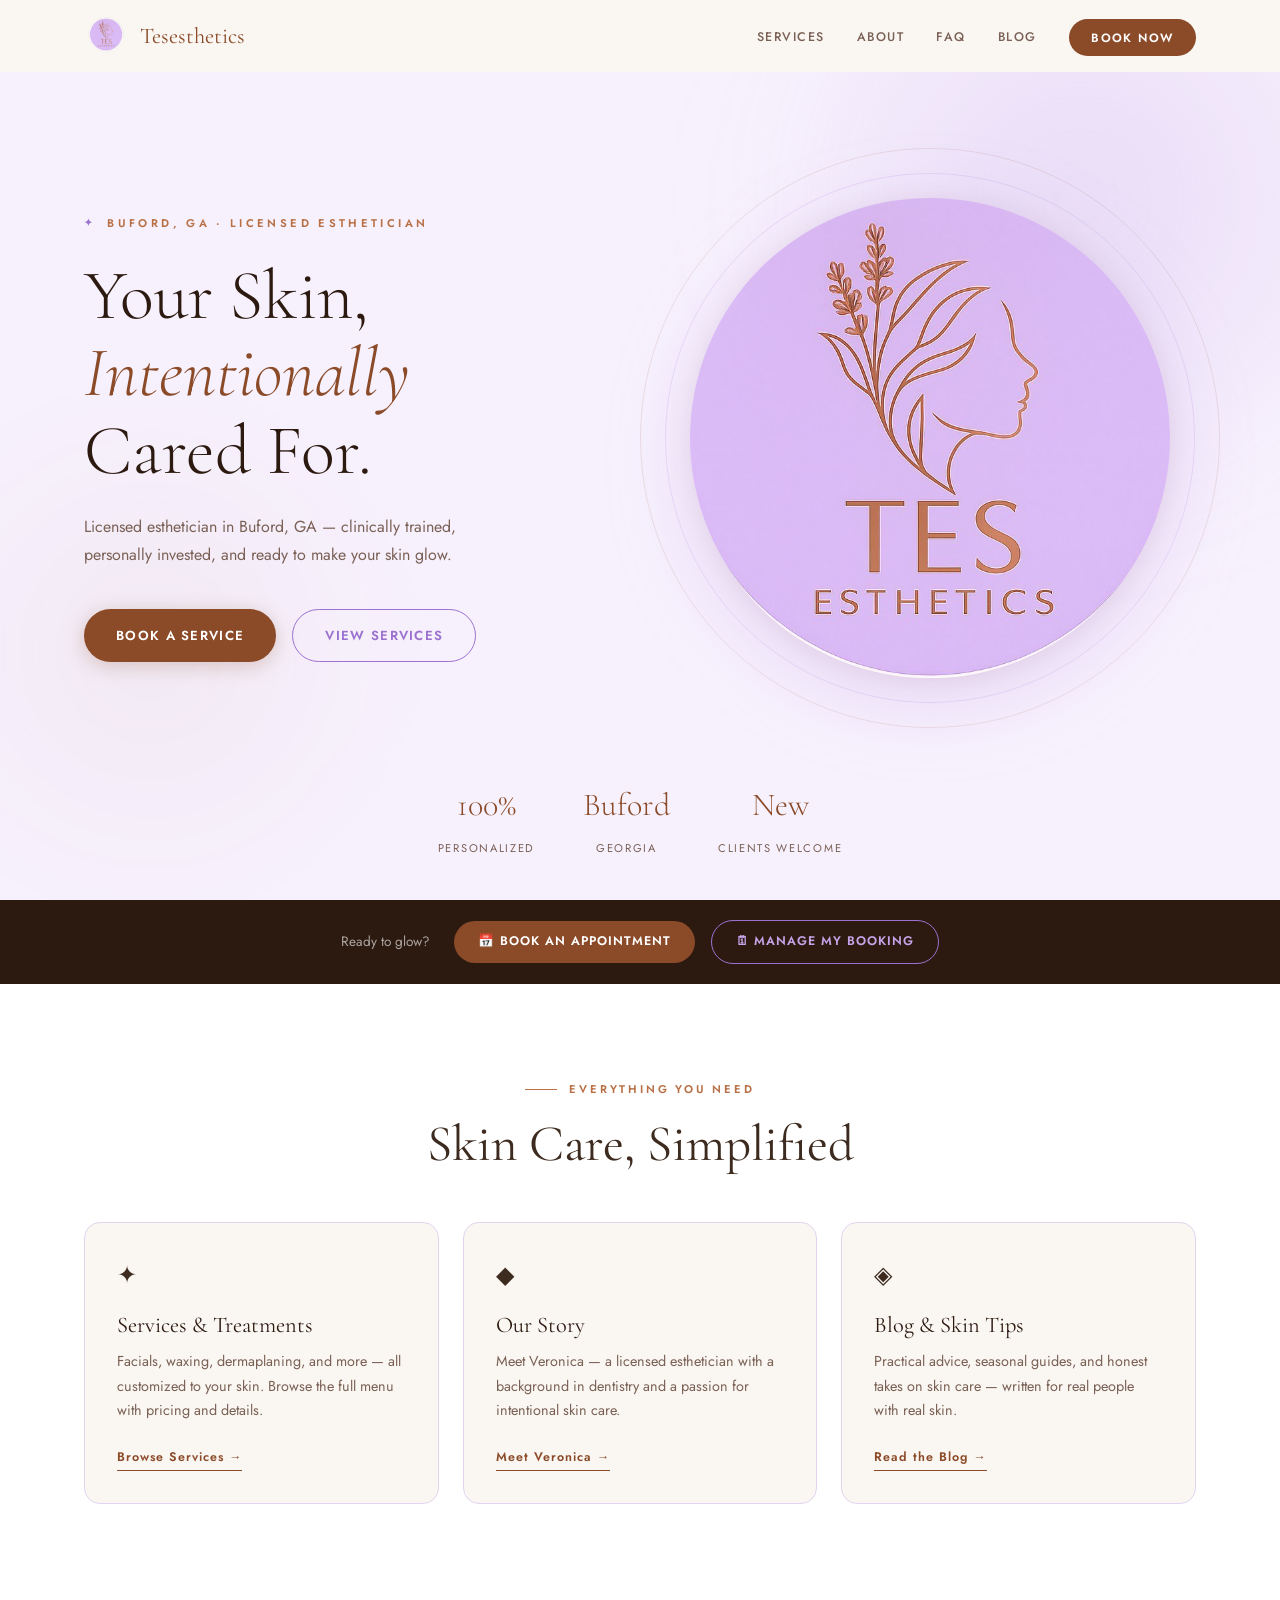
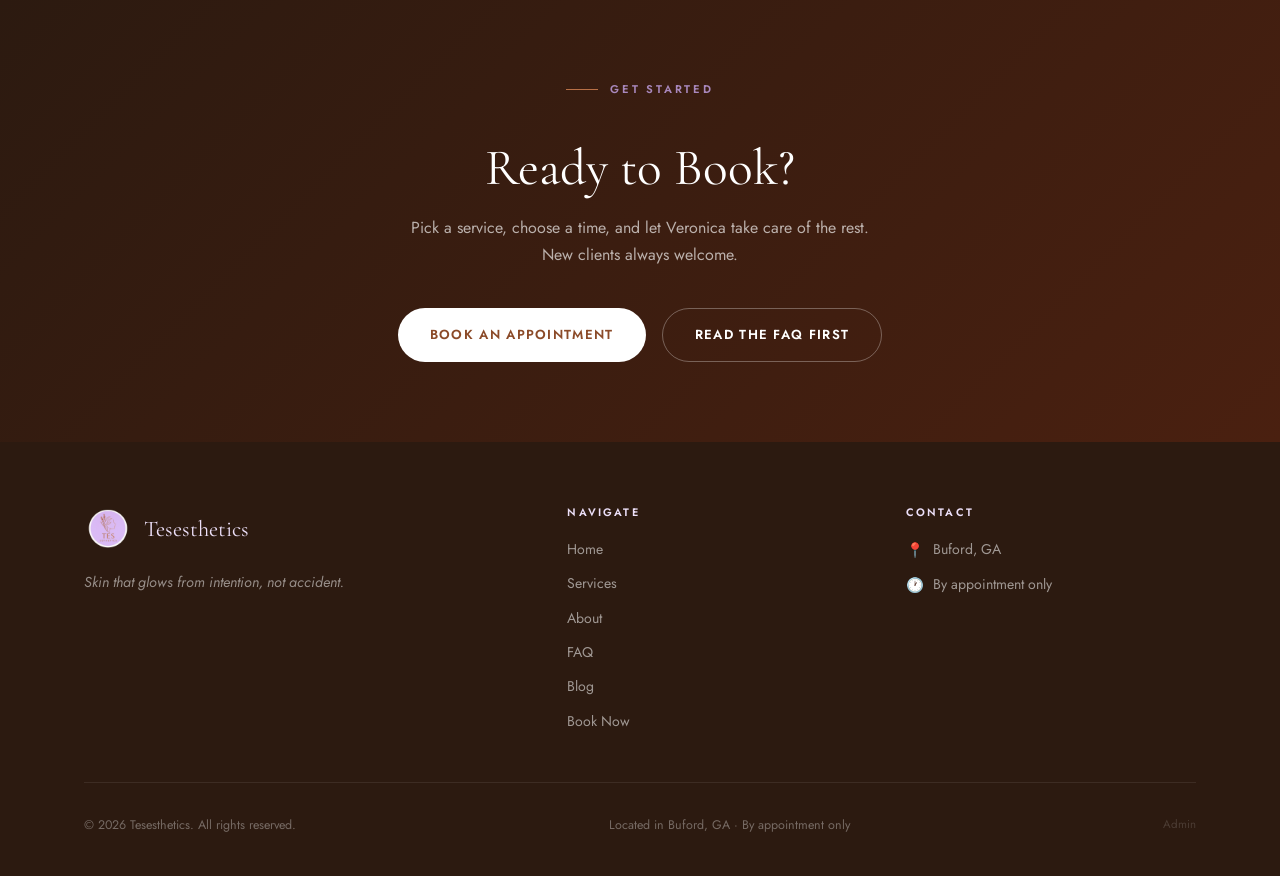
<file: index.html>
<!DOCTYPE html>
<html lang="en">
<head>
<meta charset="UTF-8"/>
<meta name="viewport" content="width=device-width, initial-scale=1.0"/>
<title>Tesesthetics — Skin Care in Buford, GA</title>
<meta name="description" content="Licensed esthetician in Buford, GA. Personalized facials, waxing, and skin treatments by Veronica. New clients always welcome."/>
<meta name="keywords" content="esthetician Buford GA, facial Buford, waxing Buford, skin care Gwinnett County, Tesesthetics"/>
<meta property="og:title" content="Tesesthetics — Skin Care in Buford, GA"/>
<meta property="og:description" content="Licensed esthetician in Buford, GA. Personalized facials, waxing, and skin treatments."/>
<meta property="og:image" content="assets/logo.png"/>
<link rel="icon" type="image/png" href="assets/logo.png"/>
<link rel="stylesheet" href="css/main.css"/>
<style>
/* ── HERO ── */
#hero {
  position: relative; min-height: 100vh; display: flex;
  align-items: center; overflow: hidden; background: var(--lavender-pale); padding: 0; width: 100%;
}
.hero-blob { position: absolute; border-radius: 50%; filter: blur(80px); pointer-events: none; }
.hero-blob-1 { width: 600px; height: 600px; top: -100px; right: -100px; background: radial-gradient(circle, rgba(197,164,232,0.35) 0%, transparent 70%); }
.hero-blob-2 { width: 400px; height: 400px; bottom: 50px; left: -50px; background: radial-gradient(circle, rgba(139,74,40,0.08) 0%, transparent 70%); }
.hero-inner {
  position: relative; z-index: 2; display: grid; grid-template-columns: 1fr 1fr;
  align-items: center; gap: 3rem; max-width: 1160px; margin: 0 auto;
  padding: var(--nav-h) 1.5rem 6rem; width: 100%;
}
.hero-eyebrow { font-size: 0.7rem; font-weight: 600; letter-spacing: 0.3em; text-transform: uppercase; color: var(--bronze-light); margin-bottom: 1.5rem; display: flex; align-items: center; gap: 0.75rem; }
.hero-eyebrow::before { content: "✦"; font-size: 0.6rem; color: var(--lavender-deep); }
.hero-headline { font-family: var(--font-display); font-size: clamp(2.6rem, 5.5vw, 5.2rem); font-weight: 300; color: var(--dark); margin-bottom: 1.5rem; line-height: 1.1; }
.hero-headline em { font-style: italic; color: var(--bronze); }
.hero-sub { font-size: 1rem; color: var(--text-muted); max-width: 440px; margin-bottom: 2.5rem; line-height: 1.75; }
.hero-actions { display: flex; gap: 1rem; flex-wrap: wrap; }
.hero-img-wrap .logo-ring-1 { width: calc(clamp(300px, 42vw, 480px) + 50px); height: calc(clamp(300px, 42vw, 480px) + 50px); border-color: rgba(197,164,232,0.3); animation-duration: 20s; }
.hero-img-wrap .logo-ring-2 { width: calc(clamp(300px, 42vw, 480px) + 100px); height: calc(clamp(300px, 42vw, 480px) + 100px); border-color: rgba(139,74,40,0.12); animation-duration: 35s; animation-direction: reverse; }
.hero-logo-circle { width: clamp(300px, 42vw, 480px); height: clamp(300px, 42vw, 480px); border-radius: 50%; box-shadow: 0 20px 80px rgba(197,164,232,0.35), 0 4px 24px rgba(139,74,40,0.1); display: flex; align-items: center; justify-content: center; overflow: hidden; animation: floatLogo 5s ease-in-out infinite; position: relative; z-index: 2; }
.hero-logo-circle img { width: 142%; height: 142%; object-fit: cover; display: block; margin-top: 28px; }
.hero-stats { position: absolute; bottom: 2.5rem; left: 50%; transform: translateX(-50%); display: flex; gap: 3rem; z-index: 3; white-space: nowrap; }
.hero-stat { text-align: center; }
.hero-stat strong { display: block; font-family: var(--font-display); font-size: 2rem; color: var(--bronze); font-weight: 300; }
.hero-stat span { font-size: 0.7rem; letter-spacing: 0.15em; text-transform: uppercase; color: var(--text-muted); }

/* ── HOME PREVIEWS ── */
.home-previews { background: var(--white); }
.previews-grid { display: grid; grid-template-columns: repeat(3, 1fr); gap: 1.5rem; margin-top: 3rem; }
.preview-card {
  background: var(--cream); border: 1px solid var(--border); border-radius: var(--radius);
  padding: 2rem; transition: transform var(--ease), box-shadow var(--ease);
  display: flex; flex-direction: column;
}
.preview-card:hover { transform: translateY(-4px); box-shadow: var(--shadow-hover); }
.preview-icon { font-size: 1.5rem; margin-bottom: 1rem; }
.preview-card h3 { font-size: 1.4rem; color: var(--dark); margin-bottom: 0.75rem; }
.preview-card p { font-size: 0.9rem; color: var(--text-muted); line-height: 1.7; flex: 1; margin-bottom: 1.5rem; }
.preview-link { font-size: 0.78rem; font-weight: 600; letter-spacing: 0.08em; color: var(--bronze); border-bottom: 1px solid var(--bronze); padding-bottom: 2px; align-self: flex-start; transition: all var(--ease); }
.preview-link:hover { color: var(--bronze-light); border-color: var(--bronze-light); }

/* ── HOME CTA ── */
.home-cta { background: linear-gradient(135deg, var(--dark) 0%, #4a2010 100%); padding: 5rem 0; text-align: center; }
.home-cta h2 { color: var(--white); margin-bottom: 1rem; }
.home-cta p { color: rgba(255,255,255,0.65); max-width: 480px; margin: 0 auto 2.5rem; }
.home-cta-buttons { display: flex; gap: 1rem; justify-content: center; flex-wrap: wrap; }
.btn-light { padding: 0.9rem 2rem; background: var(--white); color: var(--bronze); border-radius: 40px; font-size: 0.82rem; font-weight: 600; letter-spacing: 0.1em; text-transform: uppercase; transition: all var(--ease); min-height: 44px; display: inline-flex; align-items: center; }
.btn-light:hover { background: var(--cream); transform: translateY(-2px); }
.btn-ghost { padding: 0.9rem 2rem; border: 1.5px solid rgba(255,255,255,0.3); color: var(--white); border-radius: 40px; font-size: 0.82rem; font-weight: 600; letter-spacing: 0.1em; text-transform: uppercase; transition: all var(--ease); min-height: 44px; display: inline-flex; align-items: center; background: transparent; }
.btn-ghost:hover { border-color: var(--white); background: rgba(255,255,255,0.08); transform: translateY(-2px); }

@media (max-width: 900px) {
  .hero-inner { grid-template-columns: 1fr; text-align: center; gap: 1.5rem; padding-top: calc(var(--nav-h) + 1rem); padding-bottom: 2rem; }
  .hero-stats { position: relative; bottom: auto; left: auto; transform: none; justify-content: center; flex-wrap: wrap; gap: 1.5rem; padding: 1rem 0; }
  .hero-content { order: 2; }
  .hero-img-wrap { order: 1; }
  .hero-sub, .hero-actions { margin-left: auto; margin-right: auto; justify-content: center; }
  .previews-grid { grid-template-columns: 1fr; }
}
@media (max-width: 640px) {
  .hero-logo-circle { width: 62vw; height: 62vw; max-width: 260px; max-height: 260px; }
  .hero-img-wrap .logo-ring-1 { width: calc(62vw + 30px); height: calc(62vw + 30px); }
  .hero-img-wrap .logo-ring-2 { width: calc(62vw + 60px); height: calc(62vw + 60px); }
  .hero-logo-circle img { width: 142%; height: 142%; margin-top: 18px; }
  .hero-stat strong { font-size: 1.5rem; }
  .previews-grid { grid-template-columns: 1fr; }
}
</style>
</head>
<body>

<!-- NAVBAR -->
<nav id="navbar">
  <div class="nav-inner">
    <a href="index.html" class="nav-logo">
      <img src="assets/logo.png" alt="Tesesthetics"/>
      <span>Tesesthetics</span>
    </a>
    <ul id="nav-menu">
      <li><a href="pages/services.html" class="nav-link" data-page="services">Services</a></li>
      <li><a href="pages/about.html" class="nav-link" data-page="about">About</a></li>
      <li><a href="pages/faq.html" class="nav-link" data-page="faq">FAQ</a></li>
      <li><a href="pages/blog.html" class="nav-link" data-page="blog">Blog</a></li>
      <li><a href="https://chaircare.netlify.app/booking/?b=test-studio" data-book class="nav-link nav-cta" target="_blank" rel="noopener">Book Now</a></li>
    </ul>
    <button class="hamburger" id="hamburger" aria-label="Toggle menu">
      <span></span><span></span><span></span>
    </button>
  </div>
</nav>

<!-- HERO -->
<section id="hero">
  <div class="hero-blob hero-blob-1"></div>
  <div class="hero-blob hero-blob-2"></div>
  <div class="hero-inner">
    <div class="hero-content">
      <p class="hero-eyebrow">Buford, GA &middot; Licensed Esthetician</p>
      <h1 class="hero-headline">Your Skin,<br><em>Intentionally</em><br>Cared For.</h1>
      <p class="hero-sub">Licensed esthetician in Buford, GA — clinically trained, personally invested, and ready to make your skin glow.</p>
      <div class="hero-actions">
        <a href="https://chaircare.netlify.app/booking/?b=test-studio" data-book class="btn-primary" target="_blank" rel="noopener">Book a Service</a>
        <a href="pages/services.html" class="btn-outline">View Services</a>
      </div>
    </div>
    <div class="logo-img-wrap hero-img-wrap">
      <div class="logo-ring logo-ring-2"></div>
      <div class="logo-ring logo-ring-1"></div>
      <div class="hero-logo-circle">
        <img src="assets/logo.png" alt="Tesesthetics"/>
      </div>
    </div>
  </div>
  <div class="hero-stats">
    <div class="hero-stat"><strong>100%</strong><span>Personalized</span></div>
    <div class="hero-stat"><strong>Buford</strong><span>Georgia</span></div>
    <div class="hero-stat"><strong>New</strong><span>Clients Welcome</span></div>
  </div>
</section>

<!-- BOOKING BAR -->
<div class="booking-bar">
  <span class="booking-bar-text">Ready to glow?</span>
  <a href="https://chaircare.netlify.app/booking/?b=test-studio" data-book target="_blank" rel="noopener" class="book-btn">📅 Book an Appointment</a>
  <a href="https://chaircare.netlify.app/portal/?b=tesesthetics" data-portal target="_blank" rel="noopener" class="manage-btn">🗓 Manage My Booking</a>
</div>

<!-- PAGE PREVIEWS -->
<section class="home-previews">
  <div class="container">
    <div class="slide-up" style="text-align:center;margin-bottom:1rem;">
      <p class="section-label" style="justify-content:center;">Everything You Need</p>
      <h2>Skin Care, Simplified</h2>
    </div>
    <div class="previews-grid">
      <div class="preview-card slide-up">
        <span class="preview-icon">✦</span>
        <h3>Services &amp; Treatments</h3>
        <p>Facials, waxing, dermaplaning, and more — all customized to your skin. Browse the full menu with pricing and details.</p>
        <a href="pages/services.html" class="preview-link">Browse Services →</a>
      </div>
      <div class="preview-card slide-up">
        <span class="preview-icon">◆</span>
        <h3>Our Story</h3>
        <p>Meet Veronica — a licensed esthetician with a background in dentistry and a passion for intentional skin care.</p>
        <a href="pages/about.html" class="preview-link">Meet Veronica →</a>
      </div>
      <div class="preview-card slide-up">
        <span class="preview-icon">◈</span>
        <h3>Blog &amp; Skin Tips</h3>
        <p>Practical advice, seasonal guides, and honest takes on skin care — written for real people with real skin.</p>
        <a href="pages/blog.html" class="preview-link">Read the Blog →</a>
      </div>
    </div>
  </div>
</section>

<!-- CTA -->
<section class="home-cta">
  <div class="container">
    <p class="section-label" style="justify-content:center;color:rgba(197,164,232,0.8);">Get Started</p>
    <h2>Ready to Book?</h2>
    <p>Pick a service, choose a time, and let Veronica take care of the rest. New clients always welcome.</p>
    <div class="home-cta-buttons">
      <a href="https://chaircare.netlify.app/booking/?b=test-studio" data-book target="_blank" rel="noopener" class="btn-light">Book an Appointment</a>
      <a href="pages/faq.html" class="btn-ghost">Read the FAQ First</a>
    </div>
  </div>
</section>

<!-- FOOTER -->
<footer>
  <div class="container">
    <div class="footer-grid">
      <div>
        <div class="footer-logo">
          <img src="assets/logo.png" alt="Tesesthetics"/>
          <span>Tesesthetics</span>
        </div>
        <p class="footer-tagline">Skin that glows from intention, not accident.</p>
      </div>
      <div class="footer-col">
        <h4>Navigate</h4>
        <nav class="footer-links">
          <a href="index.html">Home</a>
          <a href="pages/services.html">Services</a>
          <a href="pages/about.html">About</a>
          <a href="pages/faq.html">FAQ</a>
          <a href="pages/blog.html">Blog</a>
          <a href="https://chaircare.netlify.app/booking/?b=test-studio" data-book target="_blank" rel="noopener">Book Now</a>
        </nav>
      </div>
      <div class="footer-col">
        <h4>Contact</h4>
        <div class="footer-contact-item"><span class="footer-contact-icon">📍</span><span>Buford, GA</span></div>
        <div class="footer-contact-item"><span class="footer-contact-icon">🕐</span><span>By appointment only</span></div>
      </div>
    </div>
    <div class="footer-bottom">
      <span>© <span id="footer-year"></span> Tesesthetics. All rights reserved.</span>
      <span>Located in Buford, GA &middot; By appointment only</span>
      <a href="https://chaircare.netlify.app/admin/" data-admin target="_blank" rel="noopener" style="font-size:0.72rem;color:rgba(255,255,255,0.15);transition:color 0.3s;" onmouseover="this.style.color='rgba(255,255,255,0.4)'" onmouseout="this.style.color='rgba(255,255,255,0.15)'">Admin</a>
    </div>
  </div>
</footer>

<script src="js/main.js"></script>
</body>
</html>
</file>
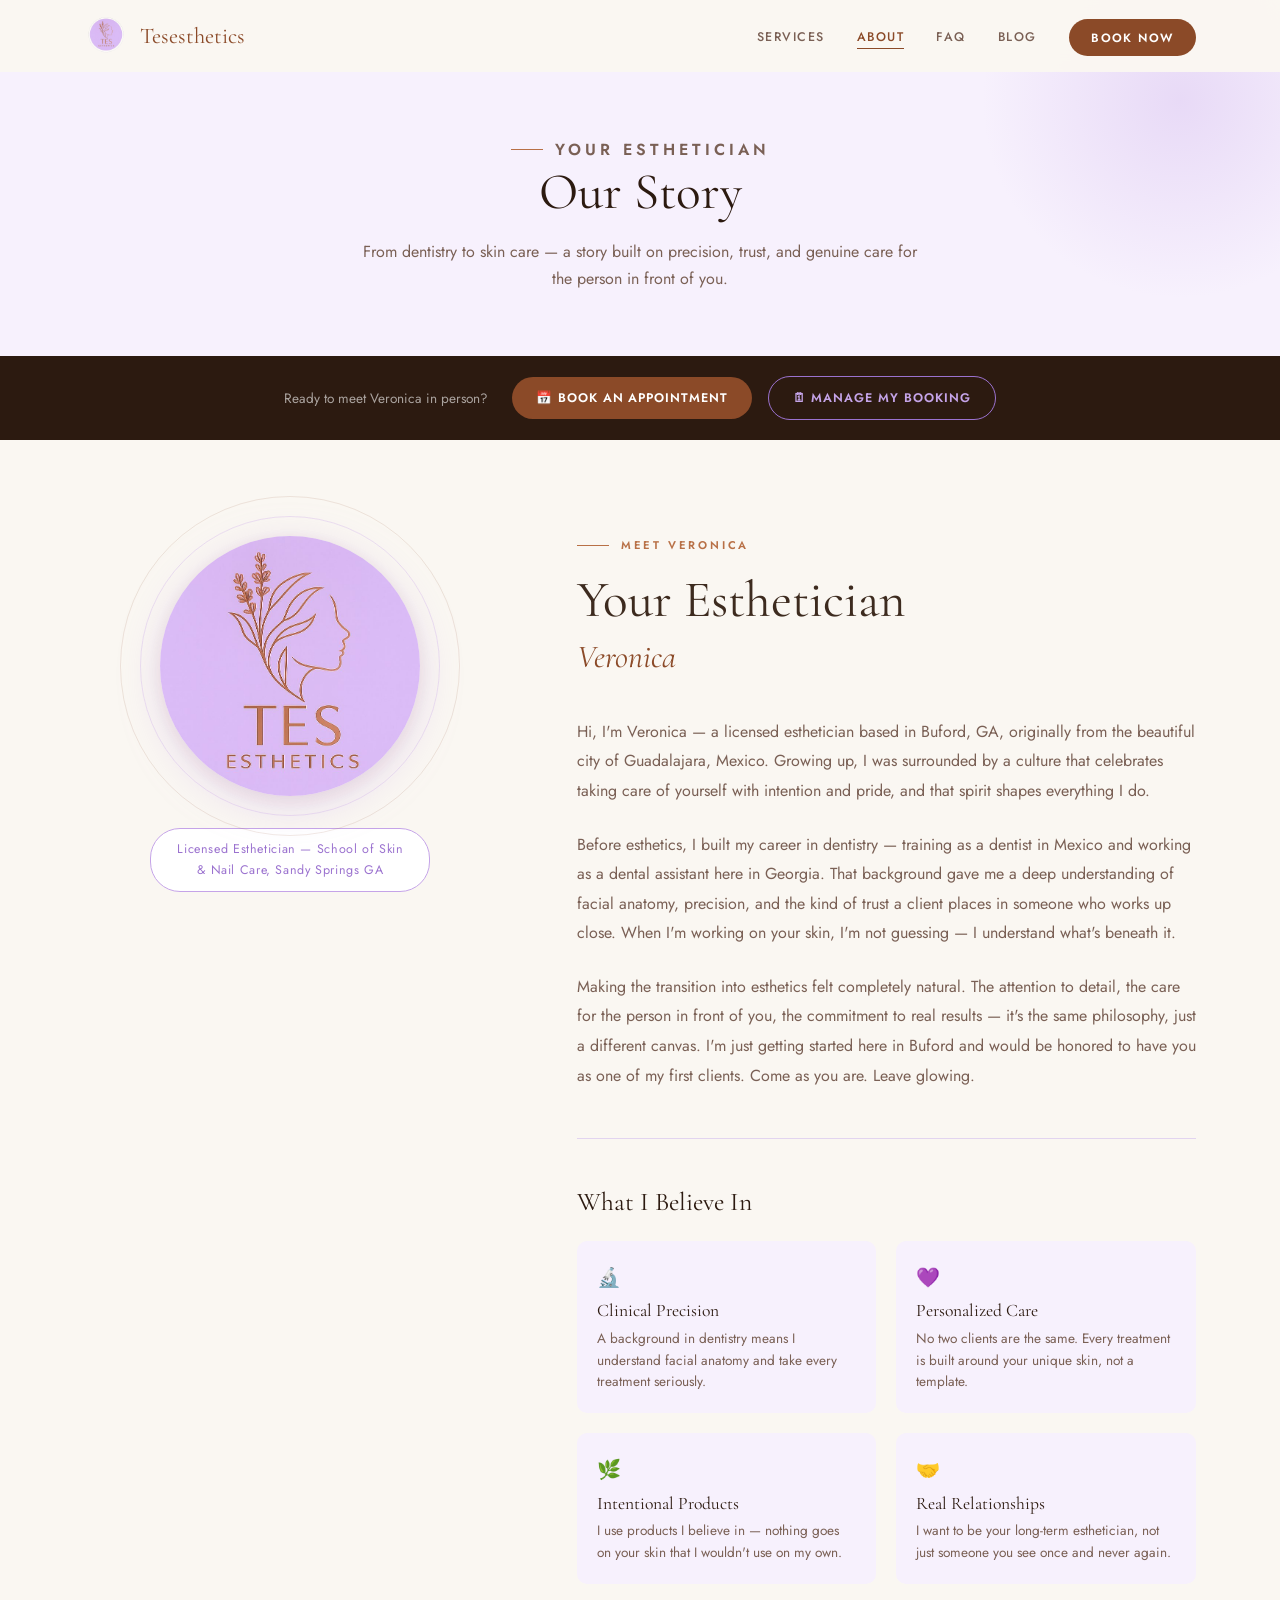
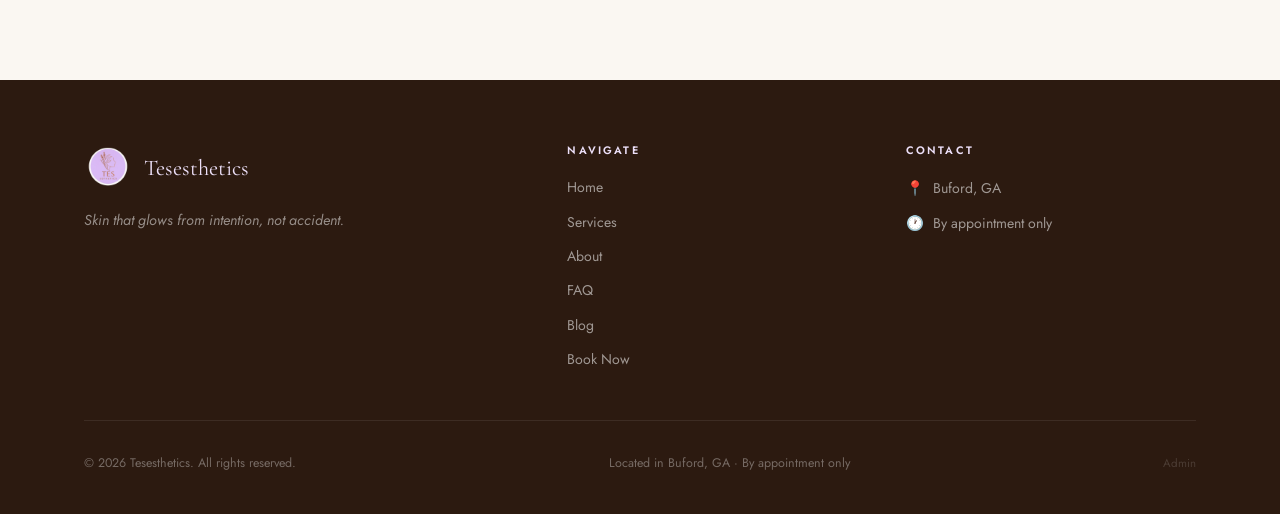
<file: pages/about.html>
<!DOCTYPE html>
<html lang="en">
<head>
<meta charset="UTF-8"/>
<meta name="viewport" content="width=device-width, initial-scale=1.0"/>
<title>About Veronica — Tesesthetics</title>
<meta name="description" content="Meet Veronica, licensed esthetician in Buford, GA. From dentistry in Guadalajara to skin care in Georgia — a story of precision, care, and intention."/>
<link rel="icon" type="image/png" href="../assets/logo.png"/>
<link rel="stylesheet" href="../css/main.css"/>
<style>
.about-layout { display: grid; grid-template-columns: 1fr 1.5fr; gap: 5rem; align-items: start; }
.about-visual { display: flex; flex-direction: column; align-items: center; gap: 2rem; position: sticky; top: calc(var(--nav-h) + 2rem); }
.about-logo-circle { width: 260px; height: 260px; border-radius: 50%; box-shadow: 0 10px 40px rgba(197,164,232,0.35), 0 4px 16px rgba(139,74,40,0.1); display: flex; align-items: center; justify-content: center; overflow: hidden; animation: floatLogo 5s ease-in-out infinite; position: relative; z-index: 2; }
.about-logo-circle img { width: 145%; height: 145%; object-fit: cover; display: block; margin-top: 25px; }
.about-img-wrap .logo-ring-1 { width: calc(260px + 40px); height: calc(260px + 40px); border-color: rgba(197,164,232,0.3); animation-duration: 20s; }
.about-img-wrap .logo-ring-2 { width: calc(260px + 80px); height: calc(260px + 80px); border-color: rgba(139,74,40,0.12); animation-duration: 35s; animation-direction: reverse; }
.cert-tag { background: var(--white); border: 1px solid var(--lavender); border-radius: 30px; padding: 0.6rem 1.5rem; font-size: 0.78rem; color: var(--lavender-deep); text-align: center; letter-spacing: 0.05em; max-width: 280px; }
.about-name { font-family: var(--font-display); font-size: 2rem; color: var(--bronze); font-style: italic; margin-bottom: 2rem; }
.about-bio p { font-size: 1rem; color: var(--text-muted); margin-bottom: 1.5rem; line-height: 1.85; }
.about-values { margin-top: 3rem; padding-top: 3rem; border-top: 1px solid var(--border); }
.about-values h3 { font-size: 1.6rem; color: var(--dark); margin-bottom: 1.5rem; }
.values-grid { display: grid; grid-template-columns: 1fr 1fr; gap: 1.25rem; }
.value-item { background: var(--lavender-pale); border-radius: var(--radius-sm); padding: 1.25rem; }
.value-icon { font-size: 1.2rem; margin-bottom: 0.5rem; }
.value-item h4 { font-family: var(--font-display); font-size: 1.1rem; color: var(--dark); margin-bottom: 0.4rem; }
.value-item p { font-size: 0.85rem; color: var(--text-muted); line-height: 1.6; }
@media (max-width: 900px) {
  .about-layout { grid-template-columns: 1fr; gap: 3rem; }
  .about-visual { position: static; }
  .values-grid { grid-template-columns: 1fr; }
}
</style>
</head>
<body>

<!-- NAVBAR -->
<nav id="navbar">
  <div class="nav-inner">
    <a href="../index.html" class="nav-logo">
      <img src="../assets/logo.png" alt="Tesesthetics"/>
      <span>Tesesthetics</span>
    </a>
    <ul id="nav-menu">
      <li><a href="services.html" class="nav-link" data-page="services">Services</a></li>
      <li><a href="about.html" class="nav-link active" data-page="about">About</a></li>
      <li><a href="faq.html" class="nav-link" data-page="faq">FAQ</a></li>
      <li><a href="blog.html" class="nav-link" data-page="blog">Blog</a></li>
      <li><a href="https://chaircare.netlify.app/booking/?b=tesesthetics" data-book class="nav-link nav-cta" target="_blank" rel="noopener">Book Now</a></li>
    </ul>
    <button class="hamburger" id="hamburger" aria-label="Toggle menu">
      <span></span><span></span><span></span>
    </button>
  </div>
</nav>

<!-- PAGE HERO -->
<div class="page-hero">
  <div class="container">
    <p class="section-label">Your Esthetician</p>
    <h1>Our Story</h1>
    <p>From dentistry to skin care — a story built on precision, trust, and genuine care for the person in front of you.</p>
  </div>
</div>

<!-- BOOKING BAR -->
<div class="booking-bar">
  <span class="booking-bar-text">Ready to meet Veronica in person?</span>
  <a href="https://chaircare.netlify.app/booking/?b=tesesthetics" data-book target="_blank" rel="noopener" class="book-btn">📅 Book an Appointment</a>
  <a href="https://chaircare.netlify.app/portal/?b=tesesthetics" data-portal target="_blank" rel="noopener" class="manage-btn">🗓 Manage My Booking</a>
</div>

<!-- ABOUT -->
<section>
  <div class="container">
    <div class="about-layout">
      <div class="about-visual slide-left">
        <div class="logo-img-wrap about-img-wrap">
          <div class="logo-ring logo-ring-2"></div>
          <div class="logo-ring logo-ring-1"></div>
          <div class="about-logo-circle">
            <img src="../assets/logo.png" alt="Veronica"/>
          </div>
        </div>
        <div class="cert-tag">Licensed Esthetician — School of Skin &amp; Nail Care, Sandy Springs GA</div>
      </div>
      <div class="about-text slide-right">
        <p class="section-label">Meet Veronica</p>
        <h2>Your Esthetician</h2>
        <p class="about-name">Veronica</p>
        <div class="about-bio">
          <p>Hi, I'm Veronica — a licensed esthetician based in Buford, GA, originally from the beautiful city of Guadalajara, Mexico. Growing up, I was surrounded by a culture that celebrates taking care of yourself with intention and pride, and that spirit shapes everything I do.</p>
          <p>Before esthetics, I built my career in dentistry — training as a dentist in Mexico and working as a dental assistant here in Georgia. That background gave me a deep understanding of facial anatomy, precision, and the kind of trust a client places in someone who works up close. When I'm working on your skin, I'm not guessing — I understand what's beneath it.</p>
          <p>Making the transition into esthetics felt completely natural. The attention to detail, the care for the person in front of you, the commitment to real results — it's the same philosophy, just a different canvas. I'm just getting started here in Buford and would be honored to have you as one of my first clients. Come as you are. Leave glowing.</p>
        </div>
        <div class="about-values">
          <h3>What I Believe In</h3>
          <div class="values-grid">
            <div class="value-item">
              <div class="value-icon">🔬</div>
              <h4>Clinical Precision</h4>
              <p>A background in dentistry means I understand facial anatomy and take every treatment seriously.</p>
            </div>
            <div class="value-item">
              <div class="value-icon">💜</div>
              <h4>Personalized Care</h4>
              <p>No two clients are the same. Every treatment is built around your unique skin, not a template.</p>
            </div>
            <div class="value-item">
              <div class="value-icon">🌿</div>
              <h4>Intentional Products</h4>
              <p>I use products I believe in — nothing goes on your skin that I wouldn't use on my own.</p>
            </div>
            <div class="value-item">
              <div class="value-icon">🤝</div>
              <h4>Real Relationships</h4>
              <p>I want to be your long-term esthetician, not just someone you see once and never again.</p>
            </div>
          </div>
        </div>
      </div>
    </div>
  </div>
</section>

<!-- FOOTER -->
<footer>
  <div class="container">
    <div class="footer-grid">
      <div>
        <div class="footer-logo">
          <img src="../assets/logo.png" alt="Tesesthetics"/>
          <span>Tesesthetics</span>
        </div>
        <p class="footer-tagline">Skin that glows from intention, not accident.</p>
      </div>
      <div class="footer-col">
        <h4>Navigate</h4>
        <nav class="footer-links">
          <a href="../index.html">Home</a>
          <a href="services.html">Services</a>
          <a href="about.html">About</a>
          <a href="faq.html">FAQ</a>
          <a href="blog.html">Blog</a>
          <a href="https://chaircare.netlify.app/booking/?b=tesesthetics" data-book target="_blank" rel="noopener">Book Now</a>
        </nav>
      </div>
      <div class="footer-col">
        <h4>Contact</h4>
        <div class="footer-contact-item"><span class="footer-contact-icon">📍</span><span>Buford, GA</span></div>
        <div class="footer-contact-item"><span class="footer-contact-icon">🕐</span><span>By appointment only</span></div>
      </div>
    </div>
    <div class="footer-bottom">
      <span>© <span id="footer-year"></span> Tesesthetics. All rights reserved.</span>
      <span>Located in Buford, GA &middot; By appointment only</span>
      <a href="https://chaircare.netlify.app/admin/" data-admin target="_blank" rel="noopener" style="font-size:0.72rem;color:rgba(255,255,255,0.15);transition:color 0.3s;" onmouseover="this.style.color='rgba(255,255,255,0.4)'" onmouseout="this.style.color='rgba(255,255,255,0.15)'">Admin</a>
    </div>
  </div>
</footer>

<script src="../js/main.js"></script>
</body>
</html>
</file>
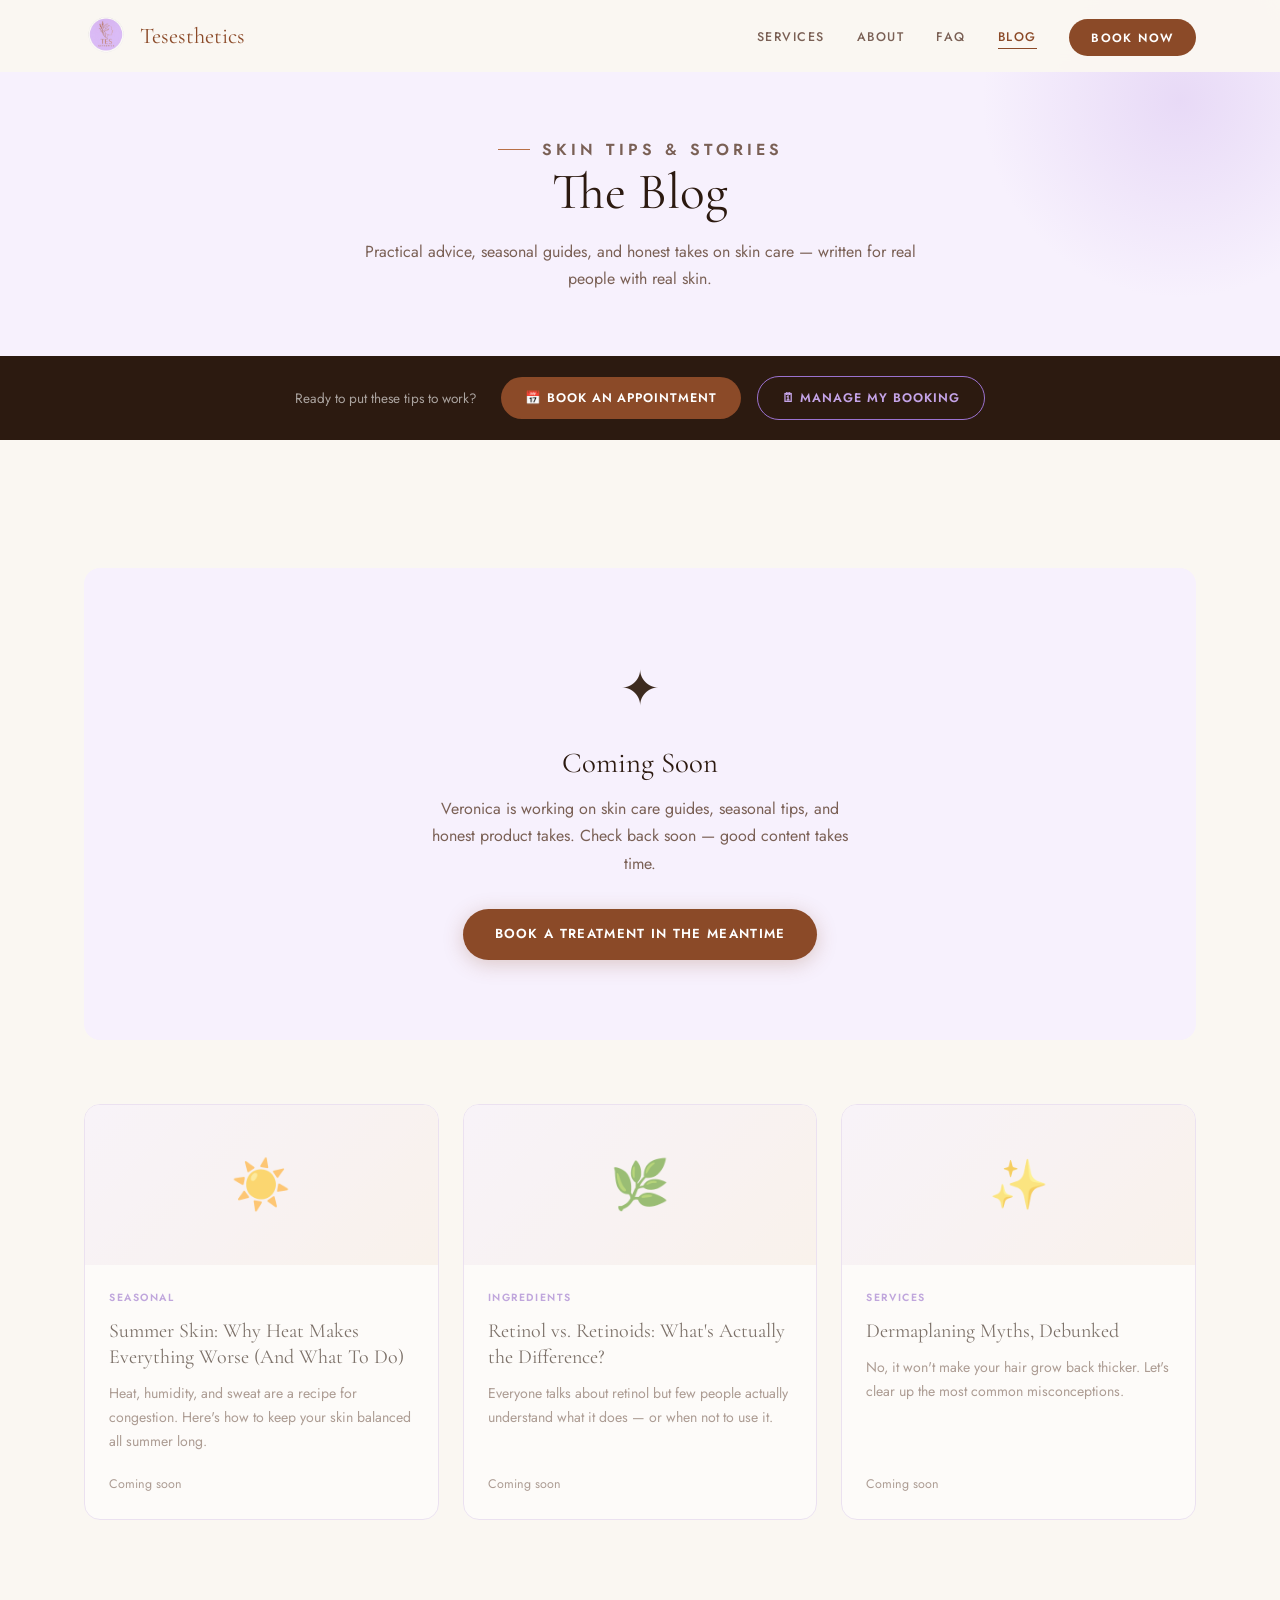
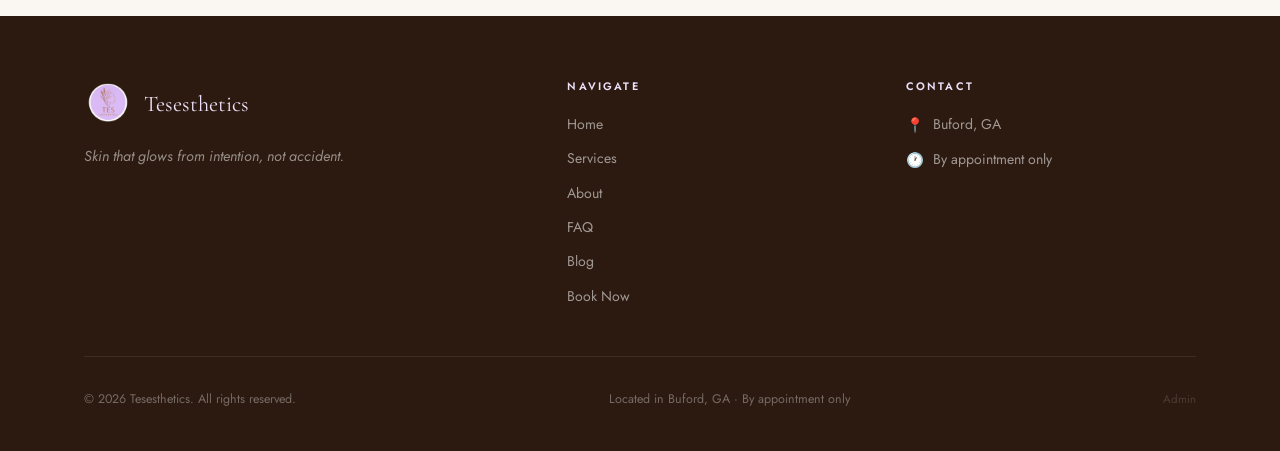
<file: pages/blog.html>
<!DOCTYPE html>
<html lang="en">
<head>
<meta charset="UTF-8"/>
<meta name="viewport" content="width=device-width, initial-scale=1.0"/>
<title>Blog — Tesesthetics</title>
<meta name="description" content="Skin care tips, seasonal guides, and honest advice from Veronica at Tesesthetics in Buford, GA."/>
<link rel="icon" type="image/png" href="../assets/logo.png"/>
<link rel="stylesheet" href="../css/main.css"/>
<style>
.blog-grid { display: grid; grid-template-columns: repeat(auto-fill, minmax(320px, 1fr)); gap: 1.5rem; margin-top: 3rem; }
.blog-card {
  background: var(--white); border: 1px solid var(--border); border-radius: var(--radius);
  overflow: hidden; transition: transform var(--ease), box-shadow var(--ease);
  display: flex; flex-direction: column;
}
.blog-card:hover { transform: translateY(-4px); box-shadow: var(--shadow-hover); }
.blog-card-img { height: 160px; background: linear-gradient(135deg, var(--lavender-pale), var(--bronze-pale)); display: flex; align-items: center; justify-content: center; font-size: 3rem; }
.blog-card-body { padding: 1.5rem; flex: 1; display: flex; flex-direction: column; }
.blog-tag { font-size: 0.65rem; font-weight: 600; letter-spacing: 0.15em; text-transform: uppercase; color: var(--lavender-deep); margin-bottom: 0.75rem; }
.blog-card h3 { font-size: 1.25rem; color: var(--dark); margin-bottom: 0.75rem; line-height: 1.3; }
.blog-card p { font-size: 0.88rem; color: var(--text-muted); line-height: 1.7; flex: 1; margin-bottom: 1.25rem; }
.blog-meta { display: flex; align-items: center; justify-content: space-between; font-size: 0.78rem; color: var(--text-muted); }
.blog-read-link { color: var(--bronze); font-weight: 600; transition: color var(--ease); }
.blog-read-link:hover { color: var(--bronze-light); }
.blog-coming { text-align: center; padding: 5rem 2rem; background: var(--lavender-pale); border-radius: var(--radius); margin-top: 2rem; }
.blog-coming h3 { font-size: 1.8rem; color: var(--dark); margin-bottom: 1rem; }
.blog-coming p { color: var(--text-muted); max-width: 440px; margin: 0 auto 2rem; }
</style>
</head>
<body>

<!-- NAVBAR -->
<nav id="navbar">
  <div class="nav-inner">
    <a href="../index.html" class="nav-logo">
      <img src="../assets/logo.png" alt="Tesesthetics"/>
      <span>Tesesthetics</span>
    </a>
    <ul id="nav-menu">
      <li><a href="services.html" class="nav-link" data-page="services">Services</a></li>
      <li><a href="about.html" class="nav-link" data-page="about">About</a></li>
      <li><a href="faq.html" class="nav-link" data-page="faq">FAQ</a></li>
      <li><a href="blog.html" class="nav-link active" data-page="blog">Blog</a></li>
      <li><a href="https://chaircare.netlify.app/booking/?b=tesesthetics" data-book class="nav-link nav-cta" target="_blank" rel="noopener">Book Now</a></li>
    </ul>
    <button class="hamburger" id="hamburger" aria-label="Toggle menu">
      <span></span><span></span><span></span>
    </button>
  </div>
</nav>

<!-- PAGE HERO -->
<div class="page-hero">
  <div class="container">
    <p class="section-label">Skin Tips &amp; Stories</p>
    <h1>The Blog</h1>
    <p>Practical advice, seasonal guides, and honest takes on skin care — written for real people with real skin.</p>
  </div>
</div>

<!-- BOOKING BAR -->
<div class="booking-bar">
  <span class="booking-bar-text">Ready to put these tips to work?</span>
  <a href="https://chaircare.netlify.app/booking/?b=tesesthetics" data-book target="_blank" rel="noopener" class="book-btn">📅 Book an Appointment</a>
  <a href="https://chaircare.netlify.app/portal/?b=tesesthetics" data-portal target="_blank" rel="noopener" class="manage-btn">🗓 Manage My Booking</a>
</div>

<!-- BLOG -->
<section>
  <div class="container">
    <div class="blog-coming slide-up">
      <div style="font-size:3rem;margin-bottom:1rem;">✦</div>
      <h3>Coming Soon</h3>
      <p>Veronica is working on skin care guides, seasonal tips, and honest product takes. Check back soon — good content takes time.</p>
      <a href="https://chaircare.netlify.app/booking/?b=tesesthetics" data-book target="_blank" rel="noopener" class="btn-primary">Book a Treatment in the Meantime</a>
    </div>

    <!-- Sample posts — replace with real content when ready -->
    <div class="blog-grid" style="margin-top:4rem;">
      <div class="blog-card slide-up" style="opacity:0.6;pointer-events:none;">
        <div class="blog-card-img">☀️</div>
        <div class="blog-card-body">
          <span class="blog-tag">Seasonal</span>
          <h3>Summer Skin: Why Heat Makes Everything Worse (And What To Do)</h3>
          <p>Heat, humidity, and sweat are a recipe for congestion. Here's how to keep your skin balanced all summer long.</p>
          <div class="blog-meta"><span>Coming soon</span></div>
        </div>
      </div>
      <div class="blog-card slide-up" style="opacity:0.6;pointer-events:none;">
        <div class="blog-card-img">🌿</div>
        <div class="blog-card-body">
          <span class="blog-tag">Ingredients</span>
          <h3>Retinol vs. Retinoids: What's Actually the Difference?</h3>
          <p>Everyone talks about retinol but few people actually understand what it does — or when not to use it.</p>
          <div class="blog-meta"><span>Coming soon</span></div>
        </div>
      </div>
      <div class="blog-card slide-up" style="opacity:0.6;pointer-events:none;">
        <div class="blog-card-img">✨</div>
        <div class="blog-card-body">
          <span class="blog-tag">Services</span>
          <h3>Dermaplaning Myths, Debunked</h3>
          <p>No, it won't make your hair grow back thicker. Let's clear up the most common misconceptions.</p>
          <div class="blog-meta"><span>Coming soon</span></div>
        </div>
      </div>
    </div>
  </div>
</section>

<!-- FOOTER -->
<footer>
  <div class="container">
    <div class="footer-grid">
      <div>
        <div class="footer-logo">
          <img src="../assets/logo.png" alt="Tesesthetics"/>
          <span>Tesesthetics</span>
        </div>
        <p class="footer-tagline">Skin that glows from intention, not accident.</p>
      </div>
      <div class="footer-col">
        <h4>Navigate</h4>
        <nav class="footer-links">
          <a href="../index.html">Home</a>
          <a href="services.html">Services</a>
          <a href="about.html">About</a>
          <a href="faq.html">FAQ</a>
          <a href="blog.html">Blog</a>
          <a href="https://chaircare.netlify.app/booking/?b=tesesthetics" data-book target="_blank" rel="noopener">Book Now</a>
        </nav>
      </div>
      <div class="footer-col">
        <h4>Contact</h4>
        <div class="footer-contact-item"><span class="footer-contact-icon">📍</span><span>Buford, GA</span></div>
        <div class="footer-contact-item"><span class="footer-contact-icon">🕐</span><span>By appointment only</span></div>
      </div>
    </div>
    <div class="footer-bottom">
      <span>© <span id="footer-year"></span> Tesesthetics. All rights reserved.</span>
      <span>Located in Buford, GA &middot; By appointment only</span>
      <a href="https://chaircare.netlify.app/admin/" data-admin target="_blank" rel="noopener" style="font-size:0.72rem;color:rgba(255,255,255,0.15);transition:color 0.3s;" onmouseover="this.style.color='rgba(255,255,255,0.4)'" onmouseout="this.style.color='rgba(255,255,255,0.15)'">Admin</a>
    </div>
  </div>
</footer>

<script src="../js/main.js"></script>
</body>
</html>
</file>
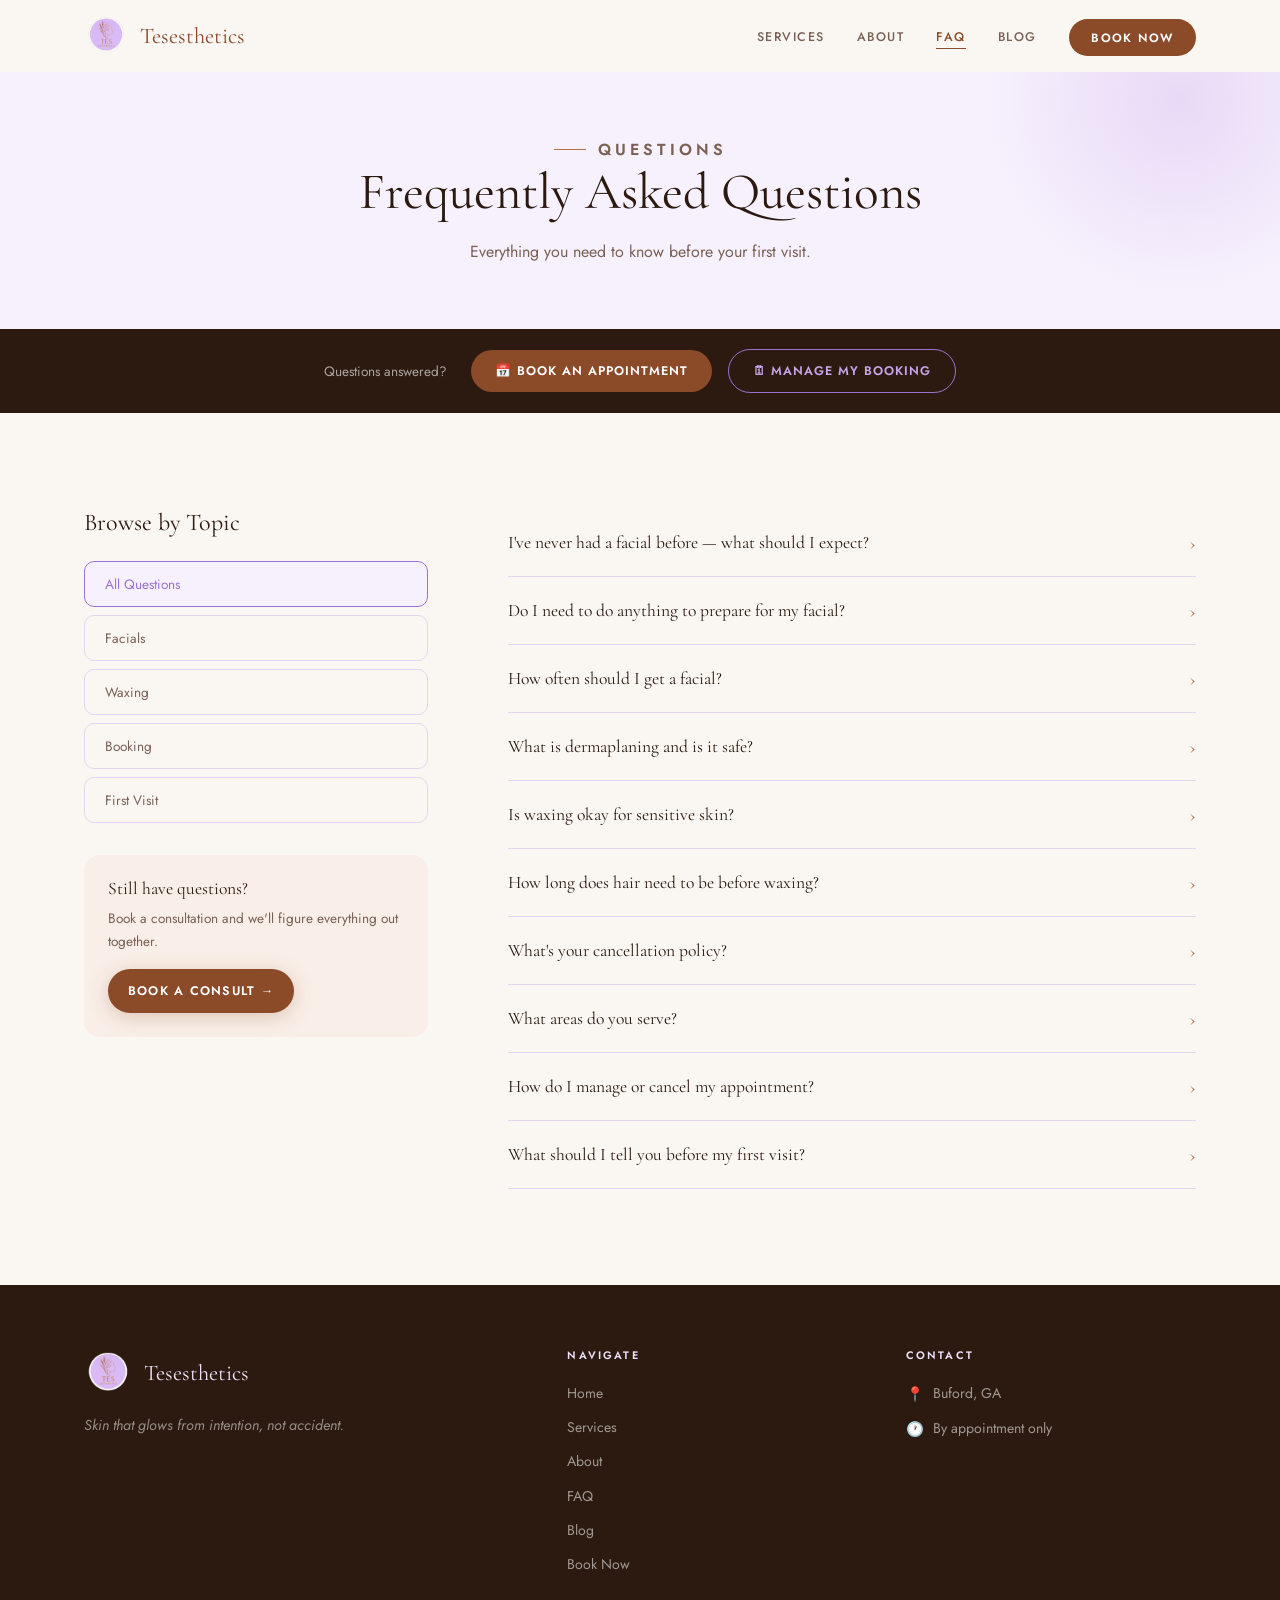
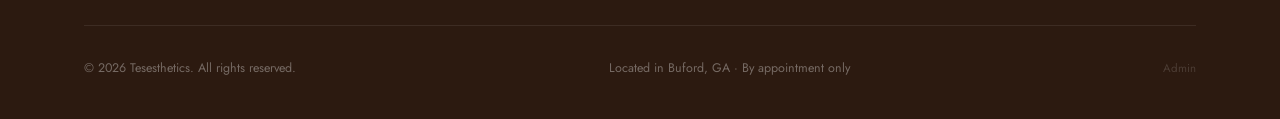
<file: pages/faq.html>
<!DOCTYPE html>
<html lang="en">
<head>
<meta charset="UTF-8"/>
<meta name="viewport" content="width=device-width, initial-scale=1.0"/>
<title>FAQ — Tesesthetics</title>
<meta name="description" content="Answers to the most common questions about facials, waxing, dermaplaning, and booking at Tesesthetics in Buford, GA."/>
<link rel="icon" type="image/png" href="../assets/logo.png"/>
<link rel="stylesheet" href="../css/main.css"/>
<style>
.faq-layout { display: grid; grid-template-columns: 1fr 2fr; gap: 5rem; align-items: start; }
.faq-sidebar { position: sticky; top: calc(var(--nav-h) + 2rem); }
.faq-sidebar h3 { font-size: 1.5rem; color: var(--dark); margin-bottom: 1.5rem; }
.faq-categories { display: flex; flex-direction: column; gap: 0.5rem; }
.faq-cat-btn { background: none; border: 1.5px solid var(--border); border-radius: var(--radius-sm); padding: 0.75rem 1.25rem; text-align: left; font-size: 0.85rem; color: var(--text-muted); transition: all var(--ease); cursor: pointer; }
.faq-cat-btn:hover, .faq-cat-btn.active { border-color: var(--lavender-deep); color: var(--lavender-deep); background: var(--lavender-pale); }
.faq-still { margin-top: 2rem; padding: 1.5rem; background: var(--bronze-pale); border-radius: var(--radius); }
.faq-still h4 { font-family: var(--font-display); font-size: 1.1rem; color: var(--dark); margin-bottom: 0.5rem; }
.faq-still p { font-size: 0.85rem; color: var(--text-muted); margin-bottom: 1rem; }
.faq-section { margin-bottom: 3rem; }
.faq-section-title { font-family: var(--font-body); font-size: 0.7rem; font-weight: 600; letter-spacing: 0.2em; text-transform: uppercase; color: var(--lavender-deep); margin-bottom: 1rem; padding-bottom: 0.75rem; border-bottom: 1px solid var(--border); }
.faq-item { border-bottom: 1px solid var(--border); }
.faq-q { width: 100%; display: flex; justify-content: space-between; align-items: center; padding: 1.25rem 0; background: none; font-family: var(--font-display); font-size: 1.1rem; font-weight: 400; color: var(--dark); text-align: left; transition: color var(--ease); gap: 1rem; min-height: 44px; cursor: pointer; }
.faq-q:hover { color: var(--bronze); }
.faq-chevron { font-size: 1.4rem; color: var(--bronze-light); transition: transform var(--ease); flex-shrink: 0; }
.faq-a { max-height: 0; overflow: hidden; transition: max-height 0.4s ease; }
.faq-a p { padding-bottom: 1.25rem; font-size: 0.95rem; color: var(--text-muted); line-height: 1.8; }
@media (max-width: 900px) {
  .faq-layout { grid-template-columns: 1fr; }
  .faq-sidebar { position: static; }
  .faq-categories { flex-direction: row; flex-wrap: wrap; }
}
</style>
</head>
<body>

<!-- NAVBAR -->
<nav id="navbar">
  <div class="nav-inner">
    <a href="../index.html" class="nav-logo">
      <img src="../assets/logo.png" alt="Tesesthetics"/>
      <span>Tesesthetics</span>
    </a>
    <ul id="nav-menu">
      <li><a href="services.html" class="nav-link" data-page="services">Services</a></li>
      <li><a href="about.html" class="nav-link" data-page="about">About</a></li>
      <li><a href="faq.html" class="nav-link active" data-page="faq">FAQ</a></li>
      <li><a href="blog.html" class="nav-link" data-page="blog">Blog</a></li>
      <li><a href="https://chaircare.netlify.app/booking/?b=tesesthetics" data-book class="nav-link nav-cta" target="_blank" rel="noopener">Book Now</a></li>
    </ul>
    <button class="hamburger" id="hamburger" aria-label="Toggle menu">
      <span></span><span></span><span></span>
    </button>
  </div>
</nav>

<!-- PAGE HERO -->
<div class="page-hero">
  <div class="container">
    <p class="section-label">Questions</p>
    <h1>Frequently Asked Questions</h1>
    <p>Everything you need to know before your first visit.</p>
  </div>
</div>

<!-- BOOKING BAR -->
<div class="booking-bar">
  <span class="booking-bar-text">Questions answered?</span>
  <a href="https://chaircare.netlify.app/booking/?b=tesesthetics" data-book target="_blank" rel="noopener" class="book-btn">📅 Book an Appointment</a>
  <a href="https://chaircare.netlify.app/portal/?b=tesesthetics" data-portal target="_blank" rel="noopener" class="manage-btn">🗓 Manage My Booking</a>
</div>

<!-- FAQ -->
<section>
  <div class="container">
    <div class="faq-layout">
      <div class="faq-sidebar slide-left">
        <h3>Browse by Topic</h3>
        <div class="faq-categories">
          <button class="faq-cat-btn active" onclick="filterFAQ('all', this)">All Questions</button>
          <button class="faq-cat-btn" onclick="filterFAQ('facials', this)">Facials</button>
          <button class="faq-cat-btn" onclick="filterFAQ('waxing', this)">Waxing</button>
          <button class="faq-cat-btn" onclick="filterFAQ('booking', this)">Booking</button>
          <button class="faq-cat-btn" onclick="filterFAQ('first-visit', this)">First Visit</button>
        </div>
        <div class="faq-still">
          <h4>Still have questions?</h4>
          <p>Book a consultation and we'll figure everything out together.</p>
          <a href="https://chaircare.netlify.app/booking/?b=tesesthetics" data-book target="_blank" rel="noopener" class="btn-primary" style="font-size:0.78rem;padding:0.65rem 1.25rem;">Book a Consult →</a>
        </div>
      </div>

      <div class="faq-content slide-right" id="faq-content"></div>
    </div>
  </div>
</section>

<!-- FOOTER -->
<footer>
  <div class="container">
    <div class="footer-grid">
      <div>
        <div class="footer-logo">
          <img src="../assets/logo.png" alt="Tesesthetics"/>
          <span>Tesesthetics</span>
        </div>
        <p class="footer-tagline">Skin that glows from intention, not accident.</p>
      </div>
      <div class="footer-col">
        <h4>Navigate</h4>
        <nav class="footer-links">
          <a href="../index.html">Home</a>
          <a href="services.html">Services</a>
          <a href="about.html">About</a>
          <a href="faq.html">FAQ</a>
          <a href="blog.html">Blog</a>
          <a href="https://chaircare.netlify.app/booking/?b=tesesthetics" data-book target="_blank" rel="noopener">Book Now</a>
        </nav>
      </div>
      <div class="footer-col">
        <h4>Contact</h4>
        <div class="footer-contact-item"><span class="footer-contact-icon">📍</span><span>Buford, GA</span></div>
        <div class="footer-contact-item"><span class="footer-contact-icon">🕐</span><span>By appointment only</span></div>
      </div>
    </div>
    <div class="footer-bottom">
      <span>© <span id="footer-year"></span> Tesesthetics. All rights reserved.</span>
      <span>Located in Buford, GA &middot; By appointment only</span>
      <a href="https://chaircare.netlify.app/admin/" data-admin target="_blank" rel="noopener" style="font-size:0.72rem;color:rgba(255,255,255,0.15);transition:color 0.3s;" onmouseover="this.style.color='rgba(255,255,255,0.4)'" onmouseout="this.style.color='rgba(255,255,255,0.15)'">Admin</a>
    </div>
  </div>
</footer>

<script src="../js/main.js"></script>
<script>
const FAQS = [
  { cat:"first-visit", q:"I've never had a facial before — what should I expect?", a:"Welcome! We start with a quick skin consultation, then you relax while I take care of everything — cleansing, steam, extractions if needed, a mask, and moisturizing. Most first-timers leave wondering why they waited so long." },
  { cat:"facials", q:"Do I need to do anything to prepare for my facial?", a:"Come with a clean face if possible, but don't stress if you can't — we'll handle it. Avoid retinol or exfoliating acids for 24–48 hours before your appointment, and let me know about any allergies or medications when you book." },
  { cat:"facials", q:"How often should I get a facial?", a:"For most skin types, every 4–6 weeks is the sweet spot — it lines up with your skin's natural cell turnover cycle. That said, we'll put together a plan that actually fits your schedule and goals." },
  { cat:"facials", q:"What is dermaplaning and is it safe?", a:"Dermaplaning is a manual exfoliation technique using a sterile surgical blade to gently remove dead skin cells and fine vellus hair (peach fuzz). It's safe for most skin types and leaves your skin noticeably smoother and brighter. It does not make hair grow back thicker — that's a myth!" },
  { cat:"waxing", q:"Is waxing okay for sensitive skin?", a:"Yes! I use hard wax on sensitive areas, which adheres to the hair rather than the skin and is much gentler. Just let me know your skin type when booking and I'll adjust accordingly." },
  { cat:"waxing", q:"How long does hair need to be before waxing?", a:"Ideally about a quarter inch — roughly 2–3 weeks of growth after shaving. Too short and the wax can't grab it; too long and it's more uncomfortable. When in doubt, let it grow a little longer." },
  { cat:"booking", q:"What's your cancellation policy?", a:"Life happens — I just ask for at least 24 hours notice if you need to reschedule. I'll always be upfront and fair about it." },
  { cat:"booking", q:"What areas do you serve?", a:"I'm based in Buford, GA and serve the Buford, Sugar Hill, Suwanee, Cumming, and surrounding Gwinnett and Forsyth County areas." },
  { cat:"booking", q:"How do I manage or cancel my appointment?", a:"After booking you'll receive a manage link. You can also use the 'Manage My Booking' button on this site to access your appointments anytime." },
  { cat:"first-visit", q:"What should I tell you before my first visit?", a:"Anything about your skin you think I should know — allergies, current products, skin concerns, or sensitivities. The more I know going in, the better I can customize your treatment." },
];

function renderFAQs(filter) {
  const content = document.getElementById('faq-content');
  const filtered = filter === 'all' ? FAQS : FAQS.filter(f => f.cat === filter);
  content.innerHTML = filtered.map((item, i) => `
    <div class="faq-item">
      <button class="faq-q" onclick="toggleFAQ(this)">
        <span>${item.q}</span><span class="faq-chevron">›</span>
      </button>
      <div class="faq-a"><p>${item.a}</p></div>
    </div>
  `).join('');
  // Re-run booking link init on newly rendered content
  if (window.initBookingLinks) initBookingLinks();
}

function filterFAQ(cat, btn) {
  document.querySelectorAll('.faq-cat-btn').forEach(b => b.classList.remove('active'));
  btn.classList.add('active');
  renderFAQs(cat);
}

function toggleFAQ(btn) {
  const answer = btn.nextElementSibling;
  const chevron = btn.querySelector('.faq-chevron');
  const isOpen = answer.style.maxHeight && answer.style.maxHeight !== '0px';
  document.querySelectorAll('.faq-a').forEach(a => a.style.maxHeight = '0px');
  document.querySelectorAll('.faq-chevron').forEach(c => c.style.transform = '');
  if (!isOpen) { answer.style.maxHeight = answer.scrollHeight + 'px'; chevron.style.transform = 'rotate(90deg)'; }
}

renderFAQs('all');
</script>
</body>
</html>
</file>
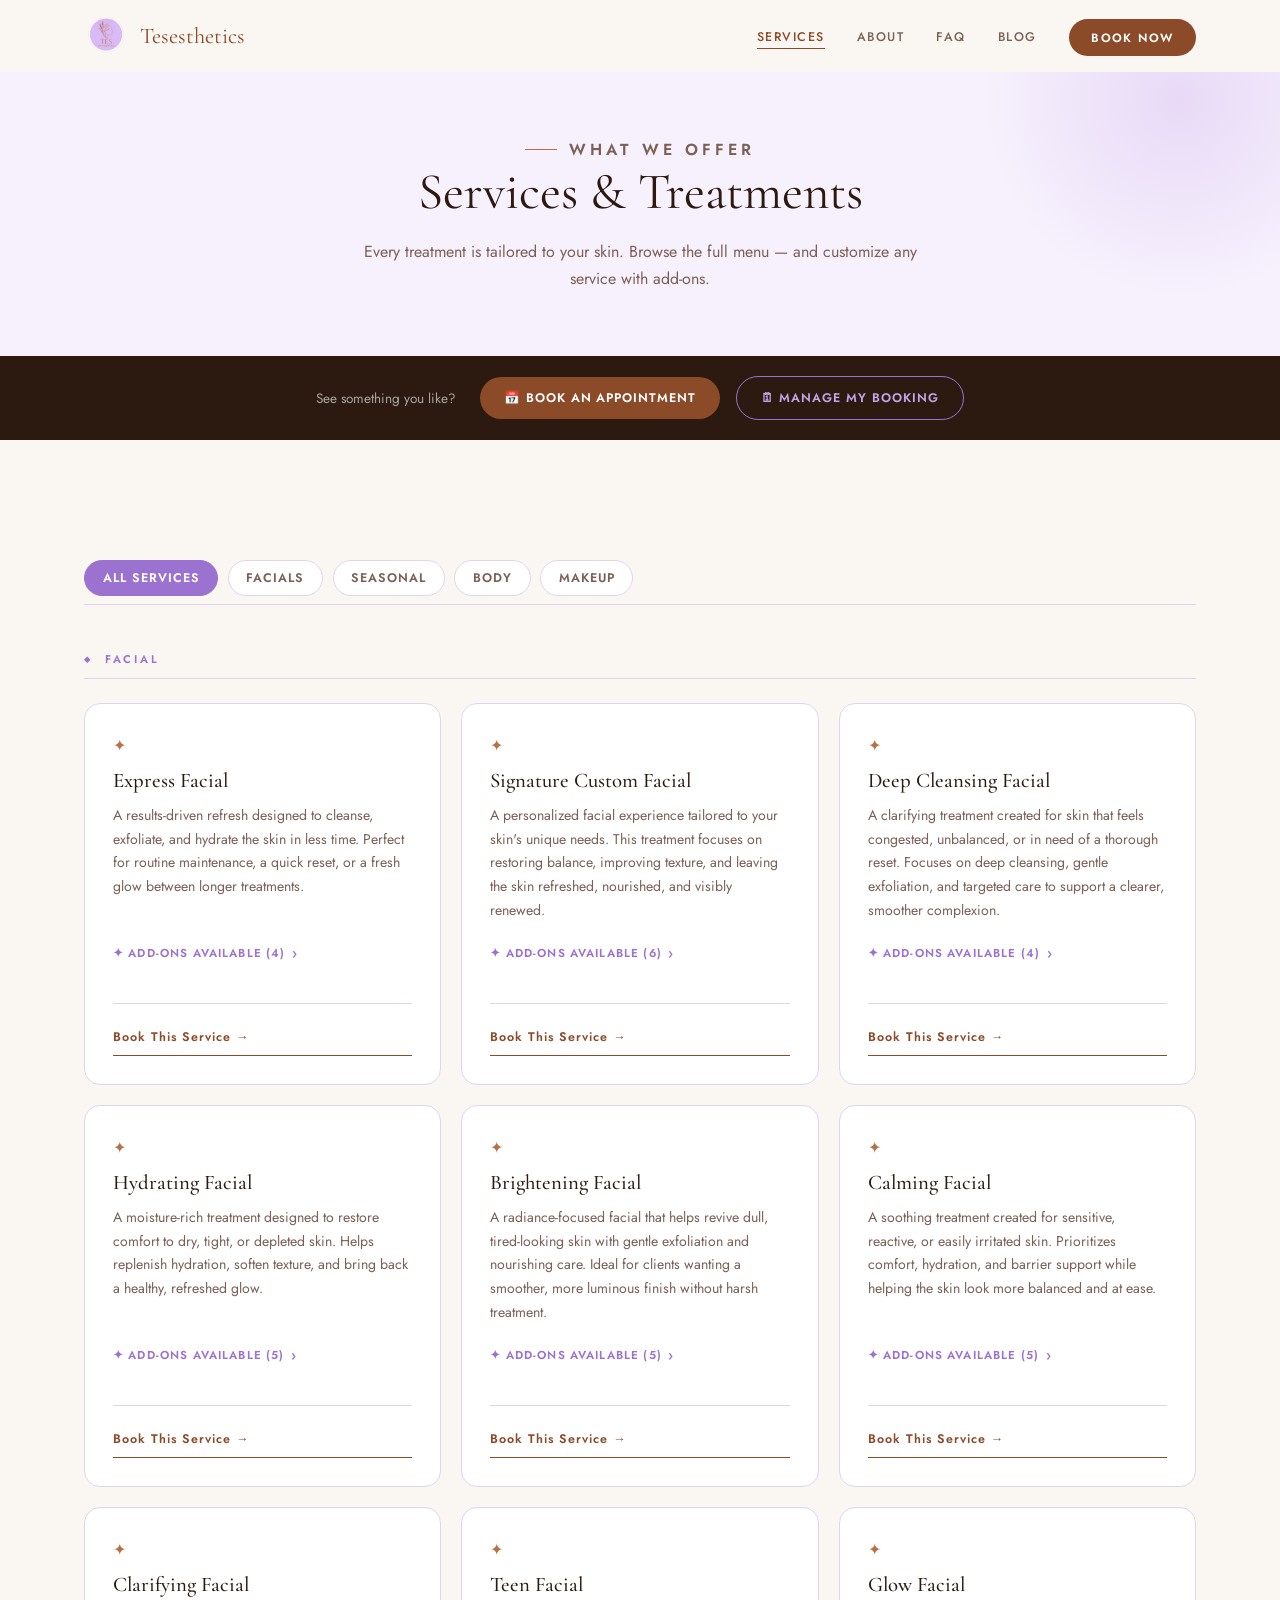
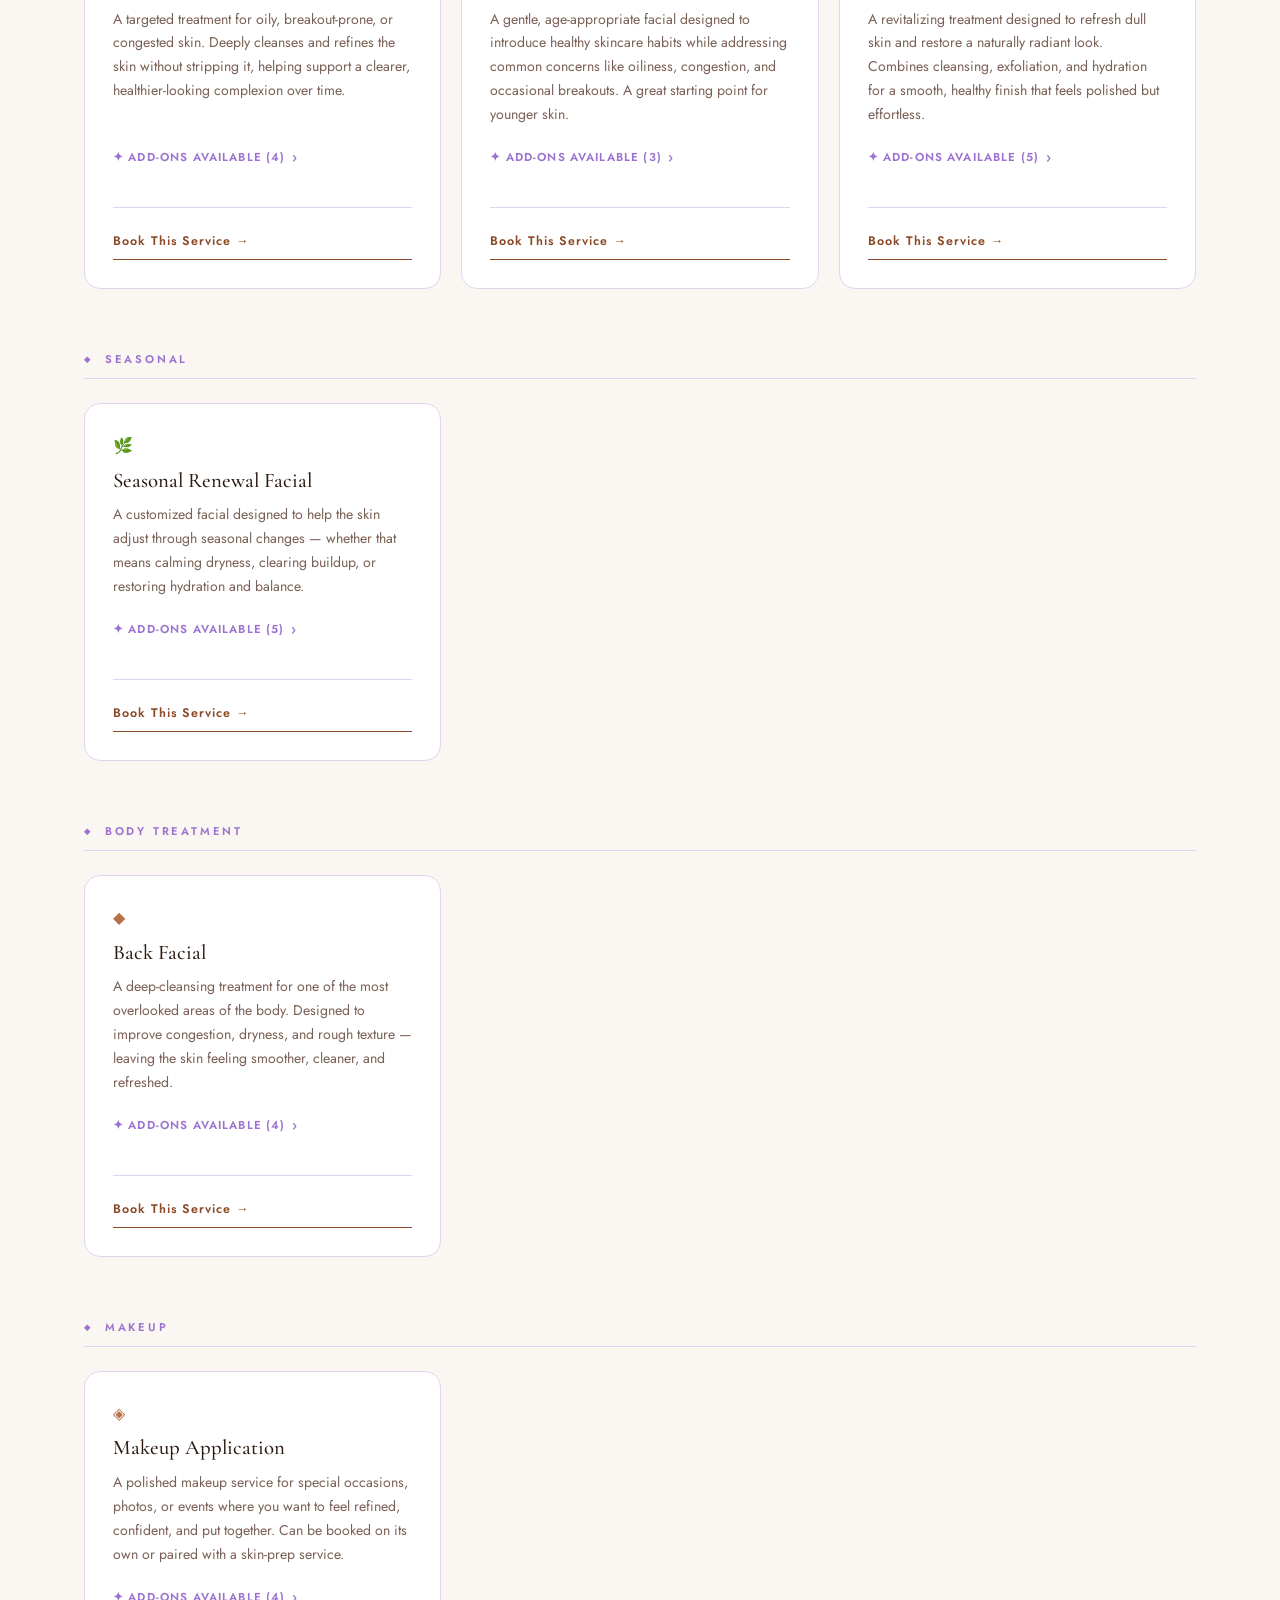
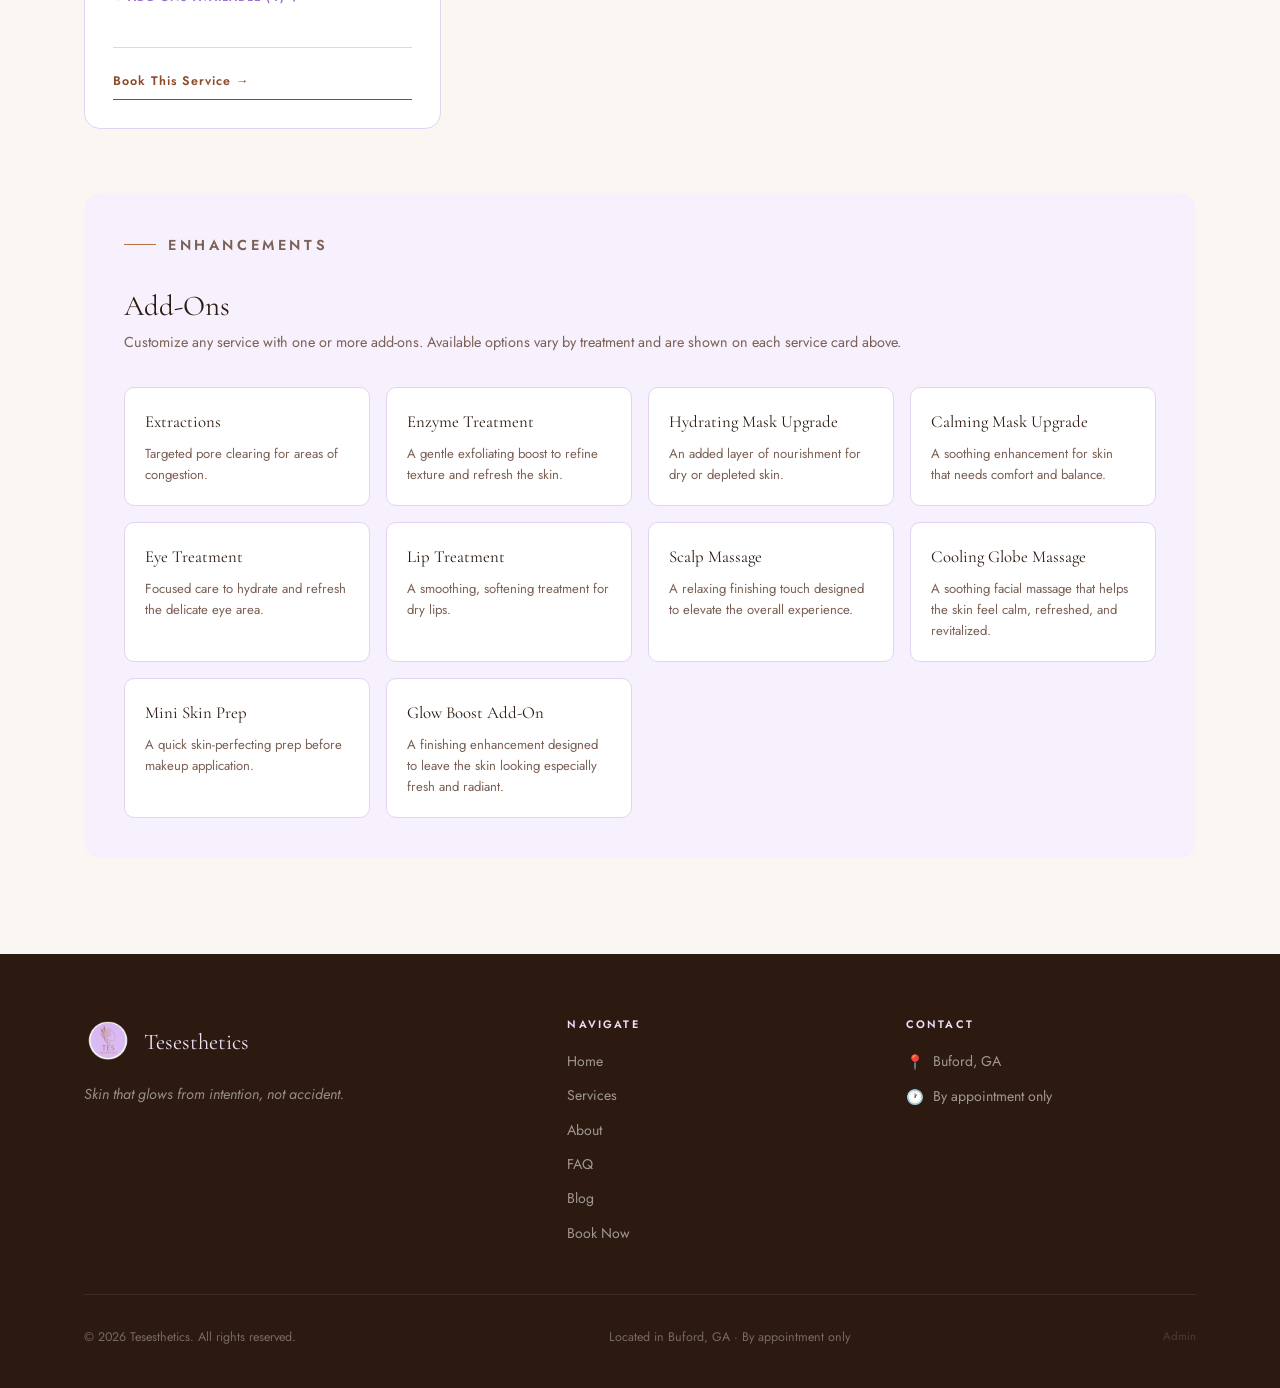
<file: pages/services.html>
<!DOCTYPE html>
<html lang="en">
<head>
<meta charset="UTF-8"/>
<meta name="viewport" content="width=device-width, initial-scale=1.0"/>
<title>Services — Tesesthetics</title>
<meta name="description" content="Browse Tesesthetics' full service menu — facials, body treatments, seasonal services, and makeup. All personalized for your skin in Buford, GA."/>
<link rel="icon" type="image/png" href="../assets/logo.png"/>
<link rel="stylesheet" href="../css/main.css"/>
<style>
.filter-bar { display: flex; gap: 0.6rem; flex-wrap: wrap; padding: 1.5rem 0 0.5rem; border-bottom: 1px solid var(--border); margin-bottom: 3rem; }
.filter-btn { padding: 0.5rem 1.1rem; border-radius: 30px; font-size: 0.78rem; font-weight: 600; letter-spacing: 0.08em; text-transform: uppercase; cursor: pointer; transition: all var(--ease); border: 1.5px solid var(--border); background: var(--white); color: var(--text-muted); }
.filter-btn:hover { border-color: var(--lavender-deep); color: var(--lavender-deep); }
.filter-btn.active { background: var(--lavender-deep); border-color: var(--lavender-deep); color: var(--white); }
.category-section { margin-bottom: 4rem; }
.category-heading { display: flex; align-items: center; gap: 0.75rem; font-family: var(--font-body); font-size: 0.7rem; font-weight: 600; letter-spacing: 0.25em; text-transform: uppercase; color: var(--lavender-deep); margin-bottom: 1.5rem; padding-bottom: 0.75rem; border-bottom: 1px solid var(--border); }
.category-heading::before { content: "◆"; font-size: 0.5rem; }
.services-grid { display: grid; grid-template-columns: repeat(auto-fill, minmax(320px, 1fr)); gap: 1.25rem; }
.service-card { background: var(--white); border: 1px solid var(--border); border-radius: var(--radius); padding: 1.75rem; transition: transform var(--ease), box-shadow var(--ease), border-color var(--ease); position: relative; overflow: hidden; display: flex; flex-direction: column; }
.service-card::before { content: ""; position: absolute; top: 0; left: 0; right: 0; height: 3px; background: linear-gradient(90deg, var(--lavender), var(--bronze-light)); opacity: 0; transition: opacity var(--ease); }
.service-card:hover { transform: translateY(-4px); box-shadow: var(--shadow-hover); border-color: var(--lavender); }
.service-card:hover::before { opacity: 1; }
.card-icon { font-size: 1rem; color: var(--bronze-light); margin-bottom: 0.6rem; }
.card-name { font-family: var(--font-display); font-size: 1.3rem; font-weight: 500; color: var(--dark); margin-bottom: 0.6rem; line-height: 1.2; }
.card-description { font-size: 0.88rem; color: var(--text-muted); line-height: 1.7; flex: 1; margin-bottom: 1.25rem; }
.addons-toggle { font-size: 0.72rem; font-weight: 600; letter-spacing: 0.1em; text-transform: uppercase; color: var(--lavender-deep); background: none; border: none; cursor: pointer; display: flex; align-items: center; gap: 0.4rem; padding: 0; margin-bottom: 0.75rem; transition: color var(--ease); font-family: var(--font-body); }
.addons-toggle:hover { color: var(--lavender); }
.addons-toggle .chevron { transition: transform var(--ease); font-size: 0.9rem; display: inline-block; }
.addons-toggle.open .chevron { transform: rotate(90deg); }
.addons-list { max-height: 0; overflow: hidden; transition: max-height 0.4s ease; display: flex; flex-wrap: wrap; gap: 0.4rem; margin-bottom: 0.75rem; }
.addon-chip { font-size: 0.72rem; padding: 0.3rem 0.75rem; border-radius: 20px; background: var(--lavender-pale); color: var(--lavender-deep); border: 1px solid var(--border); }
.card-divider { border: none; border-top: 1px solid var(--border); margin: 1rem 0; }
.card-book-btn { font-size: 0.78rem; font-weight: 600; letter-spacing: 0.08em; color: var(--bronze); background: transparent; border: none; border-bottom: 1px solid var(--bronze); transition: all var(--ease); display: inline-flex; align-items: center; min-height: 36px; font-family: var(--font-body); text-decoration: none; padding: 0; }
.card-book-btn:hover { color: var(--bronze-light); border-color: var(--bronze-light); }
.addons-section { background: var(--lavender-pale); border-radius: var(--radius); padding: 2.5rem; margin-top: 4rem; }
.addons-section h2 { font-size: 1.8rem; color: var(--dark); margin-bottom: 0.5rem; }
.addons-section > p { font-size: 0.9rem; color: var(--text-muted); margin-bottom: 2rem; }
.addons-grid { display: grid; grid-template-columns: repeat(auto-fill, minmax(220px, 1fr)); gap: 1rem; }
.addon-card { background: var(--white); border: 1px solid var(--border); border-radius: var(--radius-sm); padding: 1.25rem; transition: box-shadow var(--ease); }
.addon-card:hover { box-shadow: var(--shadow); }
.addon-name { font-family: var(--font-display); font-size: 1.05rem; color: var(--dark); margin-bottom: 0.4rem; }
.addon-desc { font-size: 0.82rem; color: var(--text-muted); line-height: 1.6; }
@media (max-width: 640px) { .services-grid { grid-template-columns: 1fr; } .addons-grid { grid-template-columns: 1fr 1fr; } }
@media (max-width: 400px) { .addons-grid { grid-template-columns: 1fr; } }
</style>
</head>
<body>

<nav id="navbar">
  <div class="nav-inner">
    <a href="../index.html" class="nav-logo">
      <img src="../assets/logo.png" alt="Tesesthetics"/>
      <span>Tesesthetics</span>
    </a>
    <ul id="nav-menu">
      <li><a href="services.html" class="nav-link active">Services</a></li>
      <li><a href="about.html" class="nav-link">About</a></li>
      <li><a href="faq.html" class="nav-link">FAQ</a></li>
      <li><a href="blog.html" class="nav-link">Blog</a></li>
      <li><a href="https://chaircare.netlify.app/booking/?b=tesesthetics" class="nav-link nav-cta" target="_blank" rel="noopener">Book Now</a></li>
    </ul>
    <button class="hamburger" id="hamburger" aria-label="Toggle menu"><span></span><span></span><span></span></button>
  </div>
</nav>

<div class="page-hero">
  <div class="container">
    <p class="section-label">What We Offer</p>
    <h1>Services &amp; Treatments</h1>
    <p>Every treatment is tailored to your skin. Browse the full menu — and customize any service with add-ons.</p>
  </div>
</div>

<div class="booking-bar">
  <span class="booking-bar-text">See something you like?</span>
  <a href="https://chaircare.netlify.app/booking/?b=tesesthetics" target="_blank" rel="noopener" class="book-btn">📅 Book an Appointment</a>
  <a href="https://chaircare.netlify.app/portal/?b=tesesthetics" target="_blank" rel="noopener" class="manage-btn">🗓 Manage My Booking</a>
</div>

<section>
  <div class="container">
    <div class="filter-bar" id="filter-bar"></div>
    <div id="services-container"></div>
    <div class="addons-section slide-up">
      <p class="section-label">Enhancements</p>
      <h2>Add-Ons</h2>
      <p>Customize any service with one or more add-ons. Available options vary by treatment and are shown on each service card above.</p>
      <div class="addons-grid" id="addons-grid"></div>
    </div>
  </div>
</section>

<footer>
  <div class="container">
    <div class="footer-grid">
      <div>
        <div class="footer-logo"><img src="../assets/logo.png" alt="Tesesthetics"/><span>Tesesthetics</span></div>
        <p class="footer-tagline">Skin that glows from intention, not accident.</p>
      </div>
      <div class="footer-col">
        <h4>Navigate</h4>
        <nav class="footer-links">
          <a href="../index.html">Home</a>
          <a href="services.html">Services</a>
          <a href="about.html">About</a>
          <a href="faq.html">FAQ</a>
          <a href="blog.html">Blog</a>
          <a href="https://chaircare.netlify.app/booking/?b=tesesthetics" target="_blank" rel="noopener">Book Now</a>
        </nav>
      </div>
      <div class="footer-col">
        <h4>Contact</h4>
        <div class="footer-contact-item"><span class="footer-contact-icon">📍</span><span>Buford, GA</span></div>
        <div class="footer-contact-item"><span class="footer-contact-icon">🕐</span><span>By appointment only</span></div>
      </div>
    </div>
    <div class="footer-bottom">
      <span>© <span id="footer-year"></span> Tesesthetics. All rights reserved.</span>
      <span>Located in Buford, GA · By appointment only</span>
      <a href="https://chaircare.netlify.app/admin/" target="_blank" rel="noopener" style="font-size:0.72rem;color:rgba(255,255,255,0.15);transition:color 0.3s;" onmouseover="this.style.color='rgba(255,255,255,0.4)'" onmouseout="this.style.color='rgba(255,255,255,0.15)'">Admin</a>
    </div>
  </div>
</footer>

<script src="../js/main.js"></script>
<script>
// ── DATA ──────────────────────────────────────────
// BOOKING_URL is defined in main.js

const SERVICES = [
  { id:"express-facial", name:"Express Facial", category:"Facial", description:"A results-driven refresh designed to cleanse, exfoliate, and hydrate the skin in less time. Perfect for routine maintenance, a quick reset, or a fresh glow between longer treatments.", addons:["enzyme-treatment","eye-treatment","lip-treatment","scalp-massage"] },
  { id:"signature-facial", name:"Signature Custom Facial", category:"Facial", description:"A personalized facial experience tailored to your skin's unique needs. This treatment focuses on restoring balance, improving texture, and leaving the skin refreshed, nourished, and visibly renewed.", addons:["extractions","enzyme-treatment","hydrating-mask","eye-treatment","lip-treatment","scalp-massage"] },
  { id:"deep-cleansing-facial", name:"Deep Cleansing Facial", category:"Facial", description:"A clarifying treatment created for skin that feels congested, unbalanced, or in need of a thorough reset. Focuses on deep cleansing, gentle exfoliation, and targeted care to support a clearer, smoother complexion.", addons:["extractions","enzyme-treatment","calming-mask","scalp-massage"] },
  { id:"hydrating-facial", name:"Hydrating Facial", category:"Facial", description:"A moisture-rich treatment designed to restore comfort to dry, tight, or depleted skin. Helps replenish hydration, soften texture, and bring back a healthy, refreshed glow.", addons:["hydrating-mask","eye-treatment","lip-treatment","cooling-globe","scalp-massage"] },
  { id:"brightening-facial", name:"Brightening Facial", category:"Facial", description:"A radiance-focused facial that helps revive dull, tired-looking skin with gentle exfoliation and nourishing care. Ideal for clients wanting a smoother, more luminous finish without harsh treatment.", addons:["enzyme-treatment","eye-treatment","lip-treatment","hydrating-mask","cooling-globe"] },
  { id:"calming-facial", name:"Calming Facial", category:"Facial", description:"A soothing treatment created for sensitive, reactive, or easily irritated skin. Prioritizes comfort, hydration, and barrier support while helping the skin look more balanced and at ease.", addons:["hydrating-mask","eye-treatment","lip-treatment","cooling-globe","scalp-massage"] },
  { id:"clarifying-facial", name:"Clarifying Facial", category:"Facial", description:"A targeted treatment for oily, breakout-prone, or congested skin. Deeply cleanses and refines the skin without stripping it, helping support a clearer, healthier-looking complexion over time.", addons:["extractions","enzyme-treatment","calming-mask","scalp-massage"] },
  { id:"teen-facial", name:"Teen Facial", category:"Facial", description:"A gentle, age-appropriate facial designed to introduce healthy skincare habits while addressing common concerns like oiliness, congestion, and occasional breakouts. A great starting point for younger skin.", addons:["extractions","enzyme-treatment","scalp-massage"] },
  { id:"glow-facial", name:"Glow Facial", category:"Facial", description:"A revitalizing treatment designed to refresh dull skin and restore a naturally radiant look. Combines cleansing, exfoliation, and hydration for a smooth, healthy finish that feels polished but effortless.", addons:["enzyme-treatment","eye-treatment","lip-treatment","hydrating-mask","cooling-globe"] },
  { id:"seasonal-renewal", name:"Seasonal Renewal Facial", category:"Seasonal", description:"A customized facial designed to help the skin adjust through seasonal changes — whether that means calming dryness, clearing buildup, or restoring hydration and balance.", addons:["enzyme-treatment","hydrating-mask","eye-treatment","lip-treatment","scalp-massage"] },
  { id:"back-facial", name:"Back Facial", category:"Body Treatment", description:"A deep-cleansing treatment for one of the most overlooked areas of the body. Designed to improve congestion, dryness, and rough texture — leaving the skin feeling smoother, cleaner, and refreshed.", addons:["enzyme-treatment","hydrating-mask","extractions","scalp-massage"] },
  { id:"makeup-application", name:"Makeup Application", category:"Makeup", description:"A polished makeup service for special occasions, photos, or events where you want to feel refined, confident, and put together. Can be booked on its own or paired with a skin-prep service.", addons:["lip-treatment","eye-treatment","mini-skin-prep","glow-boost"] },
];

const ADDONS = [
  { id:"extractions",      name:"Extractions",           description:"Targeted pore clearing for areas of congestion." },
  { id:"enzyme-treatment", name:"Enzyme Treatment",      description:"A gentle exfoliating boost to refine texture and refresh the skin." },
  { id:"hydrating-mask",   name:"Hydrating Mask Upgrade",description:"An added layer of nourishment for dry or depleted skin." },
  { id:"calming-mask",     name:"Calming Mask Upgrade",  description:"A soothing enhancement for skin that needs comfort and balance." },
  { id:"eye-treatment",    name:"Eye Treatment",         description:"Focused care to hydrate and refresh the delicate eye area." },
  { id:"lip-treatment",    name:"Lip Treatment",         description:"A smoothing, softening treatment for dry lips." },
  { id:"scalp-massage",    name:"Scalp Massage",         description:"A relaxing finishing touch designed to elevate the overall experience." },
  { id:"cooling-globe",    name:"Cooling Globe Massage", description:"A soothing facial massage that helps the skin feel calm, refreshed, and revitalized." },
  { id:"mini-skin-prep",   name:"Mini Skin Prep",        description:"A quick skin-perfecting prep before makeup application." },
  { id:"glow-boost",       name:"Glow Boost Add-On",     description:"A finishing enhancement designed to leave the skin looking especially fresh and radiant." },
];

const CATEGORIES = ["Facial","Seasonal","Body Treatment","Makeup"];
const ICONS = { "Facial":"✦", "Seasonal":"🌿", "Body Treatment":"◆", "Makeup":"◈" };

// ── RENDER ────────────────────────────────────────
function renderServices(filter) {
  const container = document.getElementById('services-container');
  const cats = filter === 'all' ? CATEGORIES : [filter];
  container.innerHTML = cats.map(cat => {
    const items = SERVICES.filter(s => s.category === cat);
    if (!items.length) return '';
    const cards = items.map(s => {
      const addonObjs = (s.addons || []).map(id => ADDONS.find(a => a.id === id)).filter(Boolean);
      const chips = addonObjs.map(a => `<span class="addon-chip">${a.name}</span>`).join('');
      const addonBlock = addonObjs.length ? `
        <button class="addons-toggle" data-toggle>
          <span>✦ Add-Ons Available (${addonObjs.length})</span>
          <span class="chevron">›</span>
        </button>
        <div class="addons-list">${chips}</div>` : '';
      return `<div class="service-card">
        <span class="card-icon">${ICONS[s.category] || '✦'}</span>
        <h3 class="card-name">${s.name}</h3>
        <p class="card-description">${s.description}</p>
        ${addonBlock}
        <hr class="card-divider"/>
        <a href="${BOOKING_URL}" target="_blank" rel="noopener" class="card-book-btn">Book This Service →</a>
      </div>`;
    }).join('');
    return `<div class="category-section">
      <h2 class="category-heading">${cat}</h2>
      <div class="services-grid">${cards}</div>
    </div>`;
  }).join('');

  // Attach toggle listeners after render
  document.querySelectorAll('[data-toggle]').forEach(btn => {
    btn.addEventListener('click', function() {
      const list = this.nextElementSibling;
      const isOpen = list.style.maxHeight && list.style.maxHeight !== '0px';
      this.classList.toggle('open', !isOpen);
      list.style.maxHeight = isOpen ? '0px' : list.scrollHeight + 'px';
    });
  });
}

function renderAddons() {
  document.getElementById('addons-grid').innerHTML = ADDONS.map(a =>
    `<div class="addon-card"><div class="addon-name">${a.name}</div><div class="addon-desc">${a.description}</div></div>`
  ).join('');
}

function renderFilters() {
  const bar = document.getElementById('filter-bar');
  const filters = [['all','All Services'],['Facial','Facials'],['Seasonal','Seasonal'],['Body Treatment','Body'],['Makeup','Makeup']];
  bar.innerHTML = filters.map(([val, label]) =>
    `<button class="filter-btn${val === 'all' ? ' active' : ''}" data-filter="${val}">${label}</button>`
  ).join('');
  bar.addEventListener('click', function(e) {
    const btn = e.target.closest('.filter-btn');
    if (!btn) return;
    bar.querySelectorAll('.filter-btn').forEach(b => b.classList.remove('active'));
    btn.classList.add('active');
    renderServices(btn.dataset.filter);
  });
}

// ── INIT ──────────────────────────────────────────
document.addEventListener('DOMContentLoaded', function() {
  renderFilters();
  renderServices('all');
  renderAddons();
});
</script>
</body>
</html>
</file>
<file: css/main.css>
/* =====================================================
   TESESTHETICS — SHARED STYLES
   Brand: Lavender #C5A4E8 + Bronze #8B4A28
   Fonts: Cormorant Garamond + Jost
   ===================================================== */

@import url('https://fonts.googleapis.com/css2?family=Cormorant+Garamond:ital,wght@0,300;0,400;0,500;0,600;1,300;1,400&family=Jost:wght@300;400;500;600&display=swap');

:root {
  --lavender:       #C5A4E8;
  --lavender-light: #EDE0F9;
  --lavender-pale:  #F7F1FD;
  --lavender-deep:  #9B72CF;
  --bronze:         #8B4A28;
  --bronze-light:   #B87046;
  --bronze-pale:    #F9EFE8;
  --cream:          #FAF7F2;
  --cream-dark:     #F2EDE5;
  --white:          #FFFFFF;
  --dark:           #2C1A10;
  --text:           #3D2B1F;
  --text-muted:     #7A6055;
  --border:         #E2D4F0;
  --success:        #6BAE8B;
  --nav-h:          72px;
  --radius:         16px;
  --radius-sm:      10px;
  --shadow:         0 4px 24px rgba(139,74,40,0.08);
  --shadow-hover:   0 12px 40px rgba(139,74,40,0.15);
  --ease:           0.35s cubic-bezier(0.4,0,0.2,1);
  --font-display:   'Cormorant Garamond', Georgia, serif;
  --font-body:      'Jost', sans-serif;
}

*, *::before, *::after { box-sizing: border-box; margin: 0; padding: 0; }
html { scroll-behavior: smooth; font-size: 16px; }
body { font-family: var(--font-body); background: var(--cream); color: var(--text); line-height: 1.7; overflow-x: hidden; }
img { max-width: 100%; display: block; }
a { color: inherit; text-decoration: none; }
button { cursor: pointer; border: none; font-family: var(--font-body); }
ul { list-style: none; }
h1,h2,h3,h4 { font-family: var(--font-display); font-weight: 400; line-height: 1.15; }
h1 { font-size: clamp(2.2rem, 5vw, 5rem); }
h2 { font-size: clamp(1.8rem, 4vw, 3.2rem); }
h3 { font-size: clamp(1.3rem, 3vw, 2.2rem); }
h4 { font-size: clamp(1rem, 2vw, 1.5rem); }

.container { max-width: 1160px; margin: 0 auto; padding: 0 1.5rem; }
section { padding: 6rem 0; }

.section-label {
  font-family: var(--font-body); font-size: 0.7rem; font-weight: 600;
  letter-spacing: 0.25em; text-transform: uppercase; color: var(--bronze-light);
  display: flex; align-items: center; gap: 0.75rem; margin-bottom: 1rem;
}
.section-label::before { content: ""; width: 32px; height: 1px; background: var(--bronze-light); display: block; }

/* SCROLL ANIMATIONS */
.fade-in, .slide-up, .slide-left, .slide-right { opacity: 0; transition: opacity 0.7s ease, transform 0.7s ease; }
.slide-up { transform: translateY(40px); }
.slide-left { transform: translateX(-40px); }
.slide-right { transform: translateX(40px); }
.fade-in.visible, .slide-up.visible, .slide-left.visible, .slide-right.visible { opacity: 1; transform: none; }

/* LOGO ANIMATIONS */
@keyframes floatLogo { 0%,100% { transform: translateY(0); } 50% { transform: translateY(-12px); } }
@keyframes rotateRing { from { transform: rotate(0deg); } to { transform: rotate(360deg); } }

/* ── NAVBAR ── */
#navbar {
  position: fixed; top: 0; left: 0; right: 0; z-index: 999;
  height: var(--nav-h); display: flex; align-items: center;
  transition: background var(--ease), box-shadow var(--ease);
  background: rgba(250,247,242,0.96); backdrop-filter: blur(16px);
}
#navbar.scrolled { box-shadow: 0 2px 20px rgba(139,74,40,0.08); }
.nav-inner {
  display: flex; align-items: center; justify-content: space-between;
  width: 100%; max-width: 1160px; margin: 0 auto; padding: 0 1.5rem;
}
.nav-logo { display: flex; align-items: center; gap: 0.75rem; font-family: var(--font-display); font-size: 1.4rem; color: var(--bronze); }
.nav-logo img { width: 44px; height: 44px; object-fit: contain; }
#nav-menu { display: flex; align-items: center; gap: 2rem; }
.nav-link {
  font-size: 0.78rem; font-weight: 500; letter-spacing: 0.12em;
  text-transform: uppercase; color: var(--text-muted); position: relative; transition: color var(--ease);
}
.nav-link::after {
  content: ""; position: absolute; bottom: -3px; left: 0;
  width: 0; height: 1px; background: var(--bronze); transition: width var(--ease);
}
.nav-link:hover, .nav-link.active { color: var(--bronze); }
.nav-link:hover::after, .nav-link.active::after { width: 100%; }
.nav-cta {
  font-size: 0.75rem; font-weight: 600; letter-spacing: 0.12em; text-transform: uppercase;
  padding: 0.6rem 1.4rem; background: var(--bronze); color: var(--white); border-radius: 30px;
  transition: background var(--ease), transform var(--ease); white-space: nowrap;
}
.nav-cta:hover { background: var(--bronze-light); transform: translateY(-1px); }
.hamburger { display: none; flex-direction: column; gap: 5px; background: none; padding: 4px; min-width: 44px; min-height: 44px; align-items: center; justify-content: center; }
.hamburger span { display: block; width: 24px; height: 2px; background: var(--bronze); border-radius: 2px; transition: var(--ease); }
.hamburger.open span:nth-child(1) { transform: translateY(7px) rotate(45deg); }
.hamburger.open span:nth-child(2) { opacity: 0; }
.hamburger.open span:nth-child(3) { transform: translateY(-7px) rotate(-45deg); }

/* ── BUTTONS ── */
.btn-primary {
  padding: 0.9rem 2rem; background: var(--bronze); color: var(--white); border-radius: 40px;
  font-size: 0.82rem; font-weight: 600; letter-spacing: 0.1em; text-transform: uppercase;
  transition: background var(--ease), transform var(--ease), box-shadow var(--ease);
  box-shadow: 0 4px 20px rgba(139,74,40,0.25); min-height: 44px; display: inline-flex; align-items: center;
}
.btn-primary:hover { background: var(--bronze-light); transform: translateY(-2px); box-shadow: 0 8px 30px rgba(139,74,40,0.3); }
.btn-outline {
  padding: 0.9rem 2rem; border: 1.5px solid var(--lavender-deep); color: var(--lavender-deep);
  border-radius: 40px; font-size: 0.82rem; font-weight: 600; letter-spacing: 0.1em;
  text-transform: uppercase; transition: all var(--ease); background: transparent;
  min-height: 44px; display: inline-flex; align-items: center;
}
.btn-outline:hover { background: var(--lavender-deep); color: var(--white); transform: translateY(-2px); }

/* ── LOGO CIRCLE ── */
.logo-img-wrap { display: flex; justify-content: center; align-items: center; position: relative; }
.logo-ring { position: absolute; border-radius: 50%; border: 1px solid; animation: rotateRing linear infinite; }

/* ── BOOKING ACTION BUTTONS (shared across pages) ── */
.booking-bar {
  background: var(--dark); padding: 1.25rem 0;
  display: flex; align-items: center; justify-content: center; gap: 1rem; flex-wrap: wrap;
}
.booking-bar-text { color: rgba(255,255,255,0.6); font-size: 0.85rem; margin-right: 0.5rem; }
.booking-bar a {
  display: inline-flex; align-items: center; gap: 0.5rem;
  padding: 0.65rem 1.5rem; border-radius: 30px;
  font-size: 0.78rem; font-weight: 600; letter-spacing: 0.08em; text-transform: uppercase;
  transition: all var(--ease);
}
.booking-bar .book-btn { background: var(--bronze); color: var(--white); }
.booking-bar .book-btn:hover { background: var(--bronze-light); transform: translateY(-1px); }
.booking-bar .manage-btn { background: transparent; color: var(--lavender); border: 1px solid var(--lavender-deep); }
.booking-bar .manage-btn:hover { background: var(--lavender-deep); color: var(--white); transform: translateY(-1px); }

/* ── PAGE HERO (inner pages) ── */
.page-hero {
  padding: calc(var(--nav-h) + 4rem) 0 4rem;
  background: var(--lavender-pale); text-align: center;
  position: relative; overflow: hidden;
}
.page-hero::before {
  content: ""; position: absolute; top: -100px; right: -100px;
  width: 400px; height: 400px; border-radius: 50%;
  background: radial-gradient(circle, rgba(197,164,232,0.3) 0%, transparent 70%);
  pointer-events: none;
}
.page-hero .section-label { justify-content: center; }
.page-hero h1 { font-size: clamp(2rem, 4vw, 3.5rem); color: var(--dark); margin-bottom: 1rem; }
.page-hero p { color: var(--text-muted); max-width: 560px; margin: 0 auto; font-size: 1rem; }

/* ── FOOTER ── */
footer { background: var(--dark); color: rgba(255,255,255,0.7); padding: 4rem 0 2.5rem; }
.footer-grid { display: grid; grid-template-columns: 1.5fr 1fr 1fr; gap: 3rem; margin-bottom: 3rem; }
.footer-logo { display: flex; align-items: center; gap: 0.75rem; margin-bottom: 1rem; }
.footer-logo img { width: 48px; height: 48px; object-fit: contain; }
.footer-logo span { font-family: var(--font-display); font-size: 1.4rem; color: var(--lavender-light); }
.footer-tagline { font-size: 0.9rem; line-height: 1.7; margin-bottom: 1.5rem; max-width: 260px; font-style: italic; color: rgba(255,255,255,0.5); }
.footer-col h4 { font-family: var(--font-body); font-size: 0.68rem; font-weight: 600; letter-spacing: 0.2em; text-transform: uppercase; color: var(--lavender-light); margin-bottom: 1.25rem; }
.footer-links { display: flex; flex-direction: column; gap: 0.65rem; }
.footer-links a { font-size: 0.88rem; color: rgba(255,255,255,0.55); transition: color var(--ease); }
.footer-links a:hover { color: var(--lavender-light); }
.footer-contact-item { display: flex; align-items: center; gap: 0.6rem; font-size: 0.88rem; color: rgba(255,255,255,0.55); margin-bottom: 0.65rem; }
.footer-contact-icon { font-size: 0.9rem; color: var(--lavender); flex-shrink: 0; }
.footer-bottom {
  border-top: 1px solid rgba(255,255,255,0.08); padding-top: 2rem;
  display: flex; justify-content: space-between; align-items: center; flex-wrap: wrap; gap: 1rem;
}
.footer-bottom span { font-size: 0.78rem; color: rgba(255,255,255,0.35); }

/* ── RESPONSIVE ── */
@media (max-width: 900px) {
  section { padding: 5rem 0; }
  .footer-grid { grid-template-columns: 1fr 1fr; }
  .footer-grid > div:first-child { grid-column: 1 / -1; }
}
@media (max-width: 640px) {
  :root { --nav-h: 64px; }
  section { padding: 4rem 0; }
  .container { padding: 0 1.25rem; }
  .hamburger { display: flex; }
  #nav-menu {
    position: fixed; top: var(--nav-h); left: 0; right: 0;
    background: rgba(250,247,242,0.98); backdrop-filter: blur(16px);
    flex-direction: column; align-items: center; gap: 0; padding: 0;
    max-height: 0; overflow: hidden; transition: max-height 0.4s ease, padding 0.3s ease;
    box-shadow: 0 4px 20px rgba(139,74,40,0.08);
  }
  #nav-menu.open { max-height: 500px; padding: 1.25rem 0; }
  #nav-menu li { width: 100%; text-align: center; }
  .nav-link { display: block; padding: 0.85rem 2rem; }
  .nav-cta { margin: 0.5rem 2rem; display: inline-block; }
  .footer-grid { grid-template-columns: 1fr; }
  .footer-bottom { flex-direction: column; text-align: center; }
  .booking-bar { flex-direction: column; text-align: center; }
}
</file>
